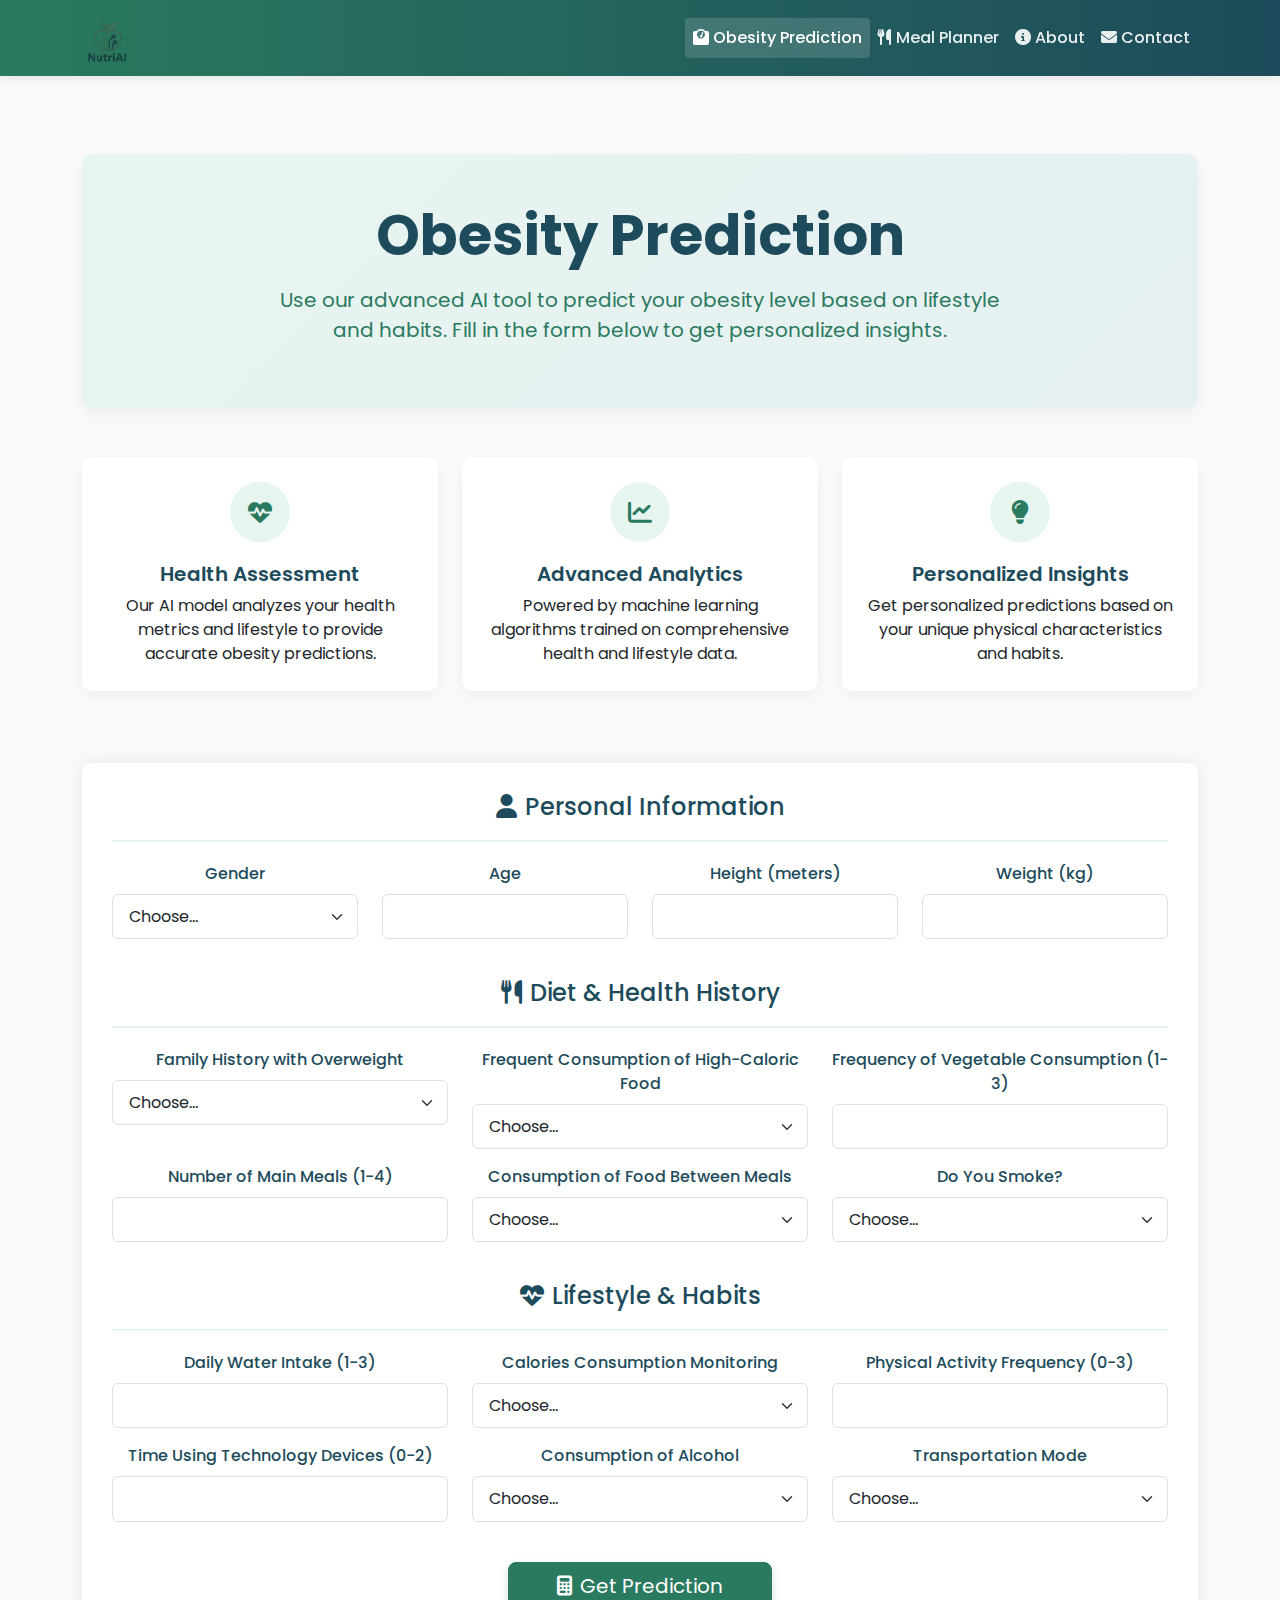
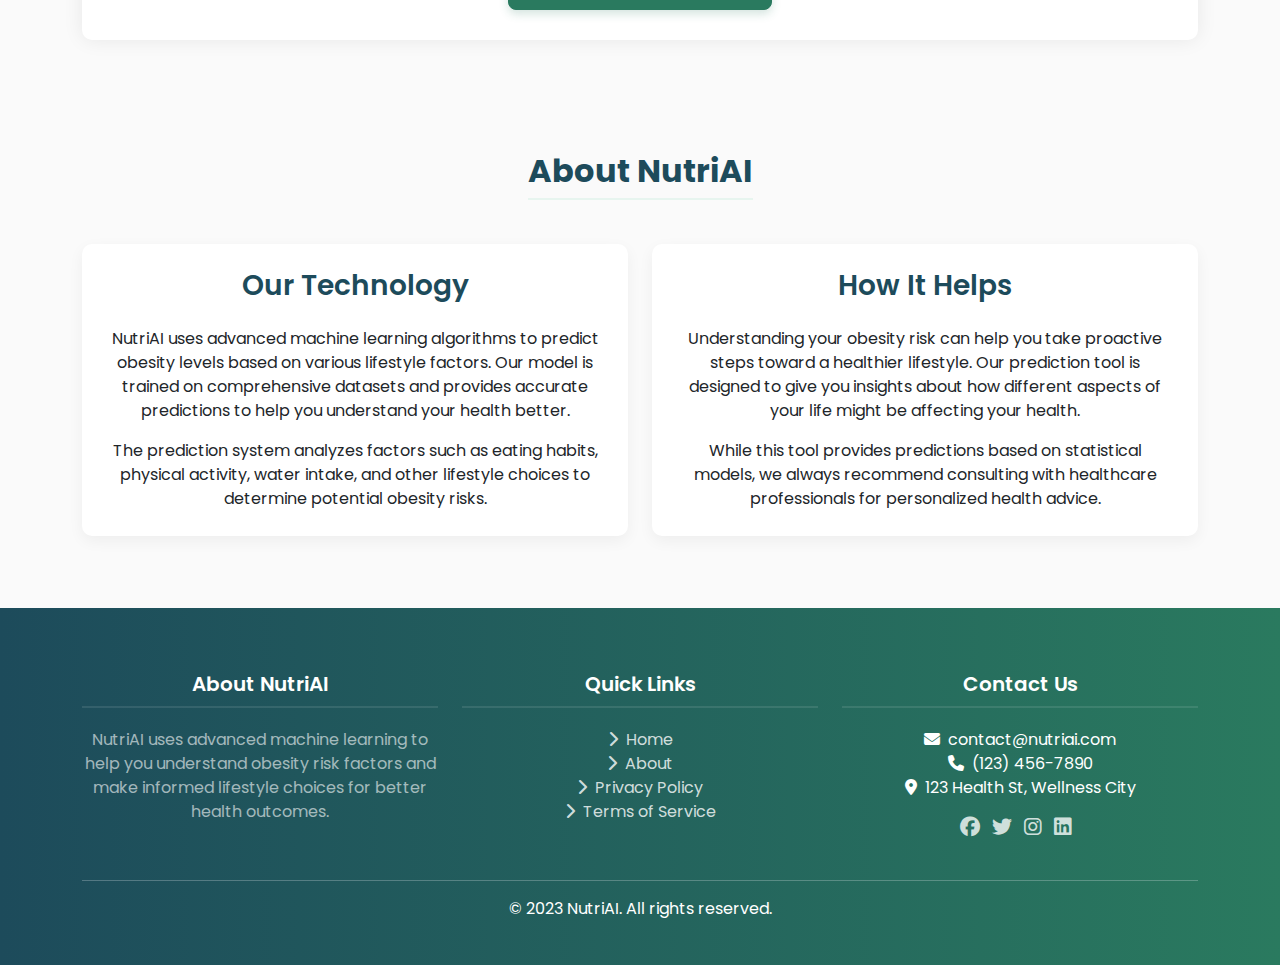
<file: diet/frontend/templates/index.html>
<!DOCTYPE html>
<html lang="en">
<head>
    <meta charset="UTF-8">
    <meta name="viewport" content="width=device-width, initial-scale=1.0">
    <title>NutriAI - Obesity Prediction Tool</title>
    <!-- Google Fonts - Poppins -->
    <link href="https://fonts.googleapis.com/css2?family=Poppins:wght@300;400;500;600;700&display=swap" rel="stylesheet">
    <!-- Bootstrap CSS -->
    <link href="https://cdn.jsdelivr.net/npm/bootstrap@5.3.0-alpha3/dist/css/bootstrap.min.css" rel="stylesheet">
    <!-- Font Awesome -->
    <link rel="stylesheet" href="https://cdnjs.cloudflare.com/ajax/libs/font-awesome/6.4.0/css/all.min.css">
    <!-- Custom CSS -->
    <link rel="stylesheet" href="../static/style.css">
</head>
<body>
    <!-- Navbar -->
    <nav class="navbar navbar-expand-lg navbar-dark fixed-top">
        <div class="container">
            <a class="navbar-brand" href="/">
                <img src="../static/nutri-logo.png" alt="NutriAI Logo" height="50" class="d-inline-block align-top">
            </a>
            <button class="navbar-toggler" type="button" data-bs-toggle="collapse" data-bs-target="#navbarNav" 
                    aria-controls="navbarNav" aria-expanded="false" aria-label="Toggle navigation">
                <span class="navbar-toggler-icon"></span>
            </button>
            <div class="collapse navbar-collapse" id="navbarNav">
                <ul class="navbar-nav ms-auto">
                    <li class="nav-item">
                        <a class="nav-link active" href="/"><i class="fas fa-weight-scale me-1"></i>Obesity Prediction</a>
                    </li>
                    <li class="nav-item">
                        <a class="nav-link" href="/meal-planner"><i class="fas fa-utensils me-1"></i>Meal Planner</a>
                    </li>
                    <li class="nav-item">
                        <a class="nav-link" href="#about"><i class="fas fa-info-circle me-1"></i>About</a>
                    </li>
                    <li class="nav-item">
                        <a class="nav-link" href="#contact"><i class="fas fa-envelope me-1"></i>Contact</a>
                    </li>
                </ul>
            </div>
        </div>
    </nav>

    <!-- Main Content -->
    <div class="container my-4">
        <!-- Header Section -->
        <div class="page-header text-center py-5 mb-5">
            <div class="row justify-content-center">
                <div class="col-md-8">
                    <h1 class="display-4 fw-bold mb-3">Obesity Prediction</h1>
                    <p class="lead">Use our advanced AI tool to predict your obesity level based on lifestyle and habits. Fill in the form below to get personalized insights.</p>
                </div>
            </div>
        </div>

        <!-- Information Cards -->
        <div class="row mb-5">
            <div class="col-md-4 mb-4">
                <div class="info-card card h-100">
                    <div class="card-body text-center">
                        <div class="info-card-icon mx-auto">
                            <i class="fas fa-heartbeat"></i>
                        </div>
                        <h5 class="card-title">Health Assessment</h5>
                        <p class="card-text">Our AI model analyzes your health metrics and lifestyle to provide accurate obesity predictions.</p>
                    </div>
                </div>
            </div>
            <div class="col-md-4 mb-4">
                <div class="info-card card h-100">
                    <div class="card-body text-center">
                        <div class="info-card-icon mx-auto">
                            <i class="fas fa-chart-line"></i>
                        </div>
                        <h5 class="card-title">Advanced Analytics</h5>
                        <p class="card-text">Powered by machine learning algorithms trained on comprehensive health and lifestyle data.</p>
                    </div>
                </div>
            </div>
            <div class="col-md-4 mb-4">
                <div class="info-card card h-100">
                    <div class="card-body text-center">
                        <div class="info-card-icon mx-auto">
                            <i class="fas fa-lightbulb"></i>
                        </div>
                        <h5 class="card-title">Personalized Insights</h5>
                        <p class="card-text">Get personalized predictions based on your unique physical characteristics and habits.</p>
                    </div>
                </div>
            </div>
        </div>

        <!-- Form Card -->
        <div class="form-section">
            <form id="predictionForm" class="needs-validation" novalidate>
                <!-- Personal Information -->
                <div class="section-title">
                    <h4><i class="fas fa-user me-2"></i>Personal Information</h4>
                </div>
                <div class="row mb-4">
                    <div class="col-md-3 mb-3">
                        <label for="gender" class="form-label">Gender</label>
                        <select class="form-select" id="gender" required>
                            <option value="">Choose...</option>
                            <option value="0">Male</option>
                            <option value="1">Female</option>
                        </select>
                        <div class="invalid-feedback">Please select your gender.</div>
                    </div>
                    <div class="col-md-3 mb-3">
                        <label for="age" class="form-label">Age</label>
                        <input type="number" class="form-control" id="age" min="1" required>
                        <div class="invalid-feedback">Please enter your age.</div>
                    </div>
                    <div class="col-md-3 mb-3">
                        <label for="height" class="form-label">Height (meters)</label>
                        <input type="number" step="0.01" class="form-control" id="height" min="0.5" max="2.5" required>
                        <div class="invalid-feedback">Please enter a valid height (0.5-2.5m).</div>
                    </div>
                    <div class="col-md-3 mb-3">
                        <label for="weight" class="form-label">Weight (kg)</label>
                        <input type="number" step="0.1" class="form-control" id="weight" min="20" required>
                        <div class="invalid-feedback">Please enter a valid weight.</div>
                    </div>
                </div>

                <!-- Diet & Health History -->
                <div class="section-title">
                    <h4><i class="fas fa-utensils me-2"></i>Diet & Health History</h4>
                </div>
                <div class="row mb-4">
                    <div class="col-md-4 mb-3">
                        <label for="family_history_with_overweight" class="form-label">Family History with Overweight</label>
                        <select class="form-select" id="family_history_with_overweight" required>
                            <option value="">Choose...</option>
                            <option value="0">No</option>
                            <option value="1">Yes</option>
                        </select>
                        <div class="invalid-feedback">Please make a selection.</div>
                    </div>
                    <div class="col-md-4 mb-3">
                        <label for="favc" class="form-label">Frequent Consumption of High-Caloric Food</label>
                        <select class="form-select" id="favc" required>
                            <option value="">Choose...</option>
                            <option value="0">No</option>
                            <option value="1">Yes</option>
                        </select>
                        <div class="invalid-feedback">Please make a selection.</div>
                    </div>
                    <div class="col-md-4 mb-3">
                        <label for="fcvc" class="form-label">Frequency of Vegetable Consumption (1-3)</label>
                        <input type="number" class="form-control" id="fcvc" min="1" max="3" required>
                        <div class="invalid-feedback">Please enter a value between 1-3.</div>
                    </div>
                    <div class="col-md-4 mb-3">
                        <label for="ncp" class="form-label">Number of Main Meals (1-4)</label>
                        <input type="number" class="form-control" id="ncp" min="1" max="4" required>
                        <div class="invalid-feedback">Please enter a value between 1-4.</div>
                    </div>
                    <div class="col-md-4 mb-3">
                        <label for="caec" class="form-label">Consumption of Food Between Meals</label>
                        <select class="form-select" id="caec" required>
                            <option value="">Choose...</option>
                            <option value="1">No</option>
                            <option value="2">Sometimes</option>
                            <option value="3">Frequently</option>
                            <option value="4">Always</option>
                        </select>
                        <div class="invalid-feedback">Please make a selection.</div>
                    </div>
                    <div class="col-md-4 mb-3">
                        <label for="smoke" class="form-label">Do You Smoke?</label>
                        <select class="form-select" id="smoke" required>
                            <option value="">Choose...</option>
                            <option value="0">No</option>
                            <option value="1">Yes</option>
                        </select>
                        <div class="invalid-feedback">Please make a selection.</div>
                    </div>
                </div>

                <!-- Lifestyle & Habits -->
                <div class="section-title">
                    <h4><i class="fas fa-heartbeat me-2"></i>Lifestyle & Habits</h4>
                </div>
                <div class="row mb-4">
                    <div class="col-md-4 mb-3">
                        <label for="ch2o" class="form-label">Daily Water Intake (1-3)</label>
                        <input type="number" class="form-control" id="ch2o" min="1" max="3" required>
                        <div class="invalid-feedback">Please enter a value between 1-3.</div>
                    </div>
                    <div class="col-md-4 mb-3">
                        <label for="scc" class="form-label">Calories Consumption Monitoring</label>
                        <select class="form-select" id="scc" required>
                            <option value="">Choose...</option>
                            <option value="0">No</option>
                            <option value="1">Yes</option>
                        </select>
                        <div class="invalid-feedback">Please make a selection.</div>
                    </div>
                    <div class="col-md-4 mb-3">
                        <label for="faf" class="form-label">Physical Activity Frequency (0-3)</label>
                        <input type="number" class="form-control" id="faf" min="0" max="3" required>
                        <div class="invalid-feedback">Please enter a value between 0-3.</div>
                    </div>
                    <div class="col-md-4 mb-3">
                        <label for="tue" class="form-label">Time Using Technology Devices (0-2)</label>
                        <input type="number" class="form-control" id="tue" min="0" max="2" required>
                        <div class="invalid-feedback">Please enter a value between 0-2.</div>
                    </div>
                    <div class="col-md-4 mb-3">
                        <label for="calc" class="form-label">Consumption of Alcohol</label>
                        <select class="form-select" id="calc" required>
                            <option value="">Choose...</option>
                            <option value="3">Always</option>
                            <option value="2">Frequently</option>
                            <option value="1">Sometimes</option>
                            <option value="0">No</option>
                        </select>
                        <div class="invalid-feedback">Please make a selection.</div>
                    </div>
                    <div class="col-md-4 mb-3">
                        <label for="mtrans" class="form-label">Transportation Mode</label>
                        <select class="form-select" id="mtrans" required>
                            <option value="">Choose...</option>
                            <option value="0">Automobile, Motorbike</option>
                            <option value="1">Public Transportation, Walking</option>
                        </select>
                        <div class="invalid-feedback">Please make a selection.</div>
                    </div>
                </div>

                <div class="text-center mt-4">
                    <button type="submit" class="btn btn-primary btn-lg px-5">
                        <i class="fas fa-calculator me-2"></i>Get Prediction
                    </button>
                </div>
            </form>
        </div>

        <!-- Results Section -->
        <div id="result" class="result-container text-center" style="display: none;">
            <div class="spinner-border text-primary mb-3" role="status" id="loadingSpinner">
                <span class="visually-hidden">Loading...</span>
            </div>
            <div id="resultContent"></div>
        </div>
    </div>

    <!-- About Section -->
    <div class="container my-5" id="about">
        <div class="row">
            <div class="col-12 text-center mb-4">
                <h2 class="fw-bold section-title d-inline-block pb-2">About NutriAI</h2>
            </div>
            <div class="col-md-6 mb-4">
                <div class="card info-card h-100">
                    <div class="card-body">
                        <h3 class="card-title mb-4">Our Technology</h3>
                        <p class="card-text">
                            NutriAI uses advanced machine learning algorithms to predict obesity levels based on various lifestyle factors. 
                            Our model is trained on comprehensive datasets and provides accurate predictions to help you understand your health better.
                        </p>
                        <p class="card-text">
                            The prediction system analyzes factors such as eating habits, physical activity, water intake, and other lifestyle choices
                            to determine potential obesity risks.
                        </p>
                    </div>
                </div>
            </div>
            <div class="col-md-6 mb-4">
                <div class="card info-card h-100">
                    <div class="card-body">
                        <h3 class="card-title mb-4">How It Helps</h3>
                        <p class="card-text">
                            Understanding your obesity risk can help you take proactive steps toward a healthier lifestyle. 
                            Our prediction tool is designed to give you insights about how different aspects of your life might be 
                            affecting your health.
                        </p>
                        <p class="card-text">
                            While this tool provides predictions based on statistical models, we always recommend consulting with healthcare 
                            professionals for personalized health advice.
                        </p>
                    </div>
                </div>
            </div>
        </div>
    </div>

    <!-- Footer -->
    <footer id="contact">
        <div class="container py-4">
            <div class="row">
                <div class="col-md-4 mb-4 mb-md-0">
                    <h5>About NutriAI</h5>
                    <p class="text-muted">NutriAI uses advanced machine learning to help you understand obesity risk factors and make informed lifestyle choices for better health outcomes.</p>
                </div>
                <div class="col-md-4 mb-4 mb-md-0">
                    <h5>Quick Links</h5>
                    <ul class="list-unstyled">
                        <li><a href="#"><i class="fas fa-chevron-right me-2"></i>Home</a></li>
                        <li><a href="#about"><i class="fas fa-chevron-right me-2"></i>About</a></li>
                        <li><a href="#"><i class="fas fa-chevron-right me-2"></i>Privacy Policy</a></li>
                        <li><a href="#"><i class="fas fa-chevron-right me-2"></i>Terms of Service</a></li>
                    </ul>
                </div>
                <div class="col-md-4">
                    <h5>Contact Us</h5>
                    <ul class="list-unstyled">
                        <li><i class="fas fa-envelope me-2"></i>contact@nutriai.com</li>
                        <li><i class="fas fa-phone me-2"></i>(123) 456-7890</li>
                        <li><i class="fas fa-map-marker-alt me-2"></i>123 Health St, Wellness City</li>
                        <li class="mt-3">
                            <a href="#" class="me-2"><i class="fab fa-facebook fa-lg"></i></a>
                            <a href="#" class="me-2"><i class="fab fa-twitter fa-lg"></i></a>
                            <a href="#" class="me-2"><i class="fab fa-instagram fa-lg"></i></a>
                            <a href="#" class="me-2"><i class="fab fa-linkedin fa-lg"></i></a>
                        </li>
                    </ul>
                </div>
            </div>
            <hr class="mt-4 border-light opacity-25">
            <div class="text-center">
                <p class="mb-0">&copy; 2023 NutriAI. All rights reserved.</p>
            </div>
        </div>
    </footer>

    <!-- Bootstrap JavaScript -->
    <script src="https://cdn.jsdelivr.net/npm/bootstrap@5.3.0-alpha3/dist/js/bootstrap.bundle.min.js"></script>
    <!-- Form Scripts -->
    <script>
        // Form validation
        (() => {
            'use strict'
            const forms = document.querySelectorAll('.needs-validation')
            Array.from(forms).forEach(form => {
                form.addEventListener('submit', event => {
                    if (!form.checkValidity()) {
                        event.preventDefault()
                        event.stopPropagation()
                    }
                    form.classList.add('was-validated')
                }, false)
            })
        })()

        // Handle form submission
        document.getElementById('predictionForm').addEventListener('submit', async function(event) {
            event.preventDefault();
            
            // Show loading state
            const resultDiv = document.getElementById('result');
            resultDiv.style.display = 'block';
            document.getElementById('loadingSpinner').style.display = 'inline-block';
            document.getElementById('resultContent').innerHTML = '';

            // Scroll to results
            resultDiv.scrollIntoView({ behavior: 'smooth' });

            // Calculate BMI properly
            const height = parseFloat(document.getElementById('height').value);
            const weight = parseFloat(document.getElementById('weight').value);
            const bmi = weight / (height * height);

            // Create form data exactly matching the DataFrame columns and order from the model training
            const formData = {
                // Ensure data is in the same order as the original training dataframe
                Gender: parseInt(document.getElementById('gender').value),
                Age: parseFloat(document.getElementById('age').value),
                Height: parseFloat(document.getElementById('height').value),
                Weight: parseFloat(document.getElementById('weight').value),
                family_history_with_overweight: parseInt(document.getElementById('family_history_with_overweight').value),
                FAVC: parseInt(document.getElementById('favc').value),
                FCVC: parseFloat(document.getElementById('fcvc').value),
                NCP: parseFloat(document.getElementById('ncp').value),
                CAEC: parseInt(document.getElementById('caec').value),
                SMOKE: parseInt(document.getElementById('smoke').value),
                CH2O: parseFloat(document.getElementById('ch2o').value),
                SCC: parseInt(document.getElementById('scc').value),
                FAF: parseFloat(document.getElementById('faf').value),
                TUE: parseFloat(document.getElementById('tue').value),
                CALC: parseInt(document.getElementById('calc').value),
                MTRANS: parseInt(document.getElementById('mtrans').value),
                BMI: bmi
            };

            console.log('Form Data:', formData); // Log form data for debugging

            try {
                const response = await fetch('/predict', {
                    method: 'POST',
                    headers: {
                        'Content-Type': 'application/json'
                    },
                    body: JSON.stringify(formData)
                });

                // Hide loading spinner
                document.getElementById('loadingSpinner').style.display = 'none';

                if (!response.ok) {
                    const errorData = await response.json();
                    console.error('Error Response:', errorData);
                    document.getElementById('resultContent').innerHTML = `
                        <div class="alert alert-danger fade-in" role="alert">
                            <h4 class="alert-heading"><i class="fas fa-exclamation-triangle me-2"></i>Error</h4>
                            <p>${errorData.error}</p>
                        </div>`;
                    return;
                }

                const result = await response.json();
                
                // Get description based on prediction
                const descriptions = {
                    "Insufficient_Weight": "Your BMI and lifestyle factors indicate you may be underweight. Consider consulting with a nutritionist for a balanced diet plan.",
                    "Normal_Weight": "You have a healthy weight according to your BMI and lifestyle factors. Keep maintaining your healthy habits!",
                    "Overweight_Level_I": "You show some signs of being slightly overweight. Consider increasing physical activity and watching your diet.",
                    "Overweight_Level_II": "You're showing moderate signs of being overweight. Increasing exercise and improving dietary habits is recommended.",
                    "Obesity_Type_I": "Your profile indicates mild obesity. A structured diet and regular exercise plan would be beneficial.",
                    "Obesity_Type_II": "Your profile indicates moderate obesity. Consider consulting with healthcare providers for a weight management plan.",
                    "Obesity_Type_III": "Your profile indicates severe obesity. We strongly recommend consulting with healthcare professionals for a comprehensive plan."
                };
                
                const description = descriptions[result.prediction] || "Based on your inputs, we recommend consulting with a healthcare professional for personalized advice.";
                
                document.getElementById('resultContent').innerHTML = `
                    <div class="alert alert-success fade-in" role="alert">
                        <h4 class="alert-heading"><i class="fas fa-check-circle me-2"></i>Result</h4>
                        <p class="display-6 mt-3">Predicted Obesity Level:</p>
                        <p class="display-5 fw-bold mb-4">${result.prediction.replace(/_/g, ' ')}</p>
                        <hr>
                        <div class="row">
                            <div class="col-md-6">
                                <div class="card mb-3 border-0 bg-transparent">
                                    <div class="card-body">
                                        <h5 class="text-start">Your BMI: ${bmi.toFixed(2)}</h5>
                                        <div class="progress mt-2">
                                            <div class="progress-bar bg-${getBMIColorClass(bmi)}" role="progressbar" 
                                                style="width: ${Math.min(bmi, 40) * 2.5}%" 
                                                aria-valuenow="${bmi}" aria-valuemin="0" aria-valuemax="40">
                                            </div>
                                        </div>
                                        <div class="d-flex justify-content-between mt-1">
                                            <small>Underweight</small>
                                            <small>Normal</small>
                                            <small>Overweight</small>
                                            <small>Obese</small>
                                        </div>
                                    </div>
                                </div>
                            </div>
                            <div class="col-md-6 text-start">
                                <p class="mb-0"><strong>Recommendation:</strong> ${description}</p>
                            </div>
                        </div>
                    </div>`;
            } catch (error) {
                document.getElementById('loadingSpinner').style.display = 'none';
                document.getElementById('resultContent').innerHTML = `
                    <div class="alert alert-danger fade-in" role="alert">
                        <h4 class="alert-heading"><i class="fas fa-exclamation-triangle me-2"></i>Error</h4>
                        <p>${error.message}</p>
                    </div>`;
            }
        });
        
        // Helper function to determine BMI color class
        function getBMIColorClass(bmi) {
            if (bmi < 18.5) return "info";
            if (bmi < 25) return "success";
            if (bmi < 30) return "warning";
            return "danger";
        }
    </script>
</body>
</html>
</file>
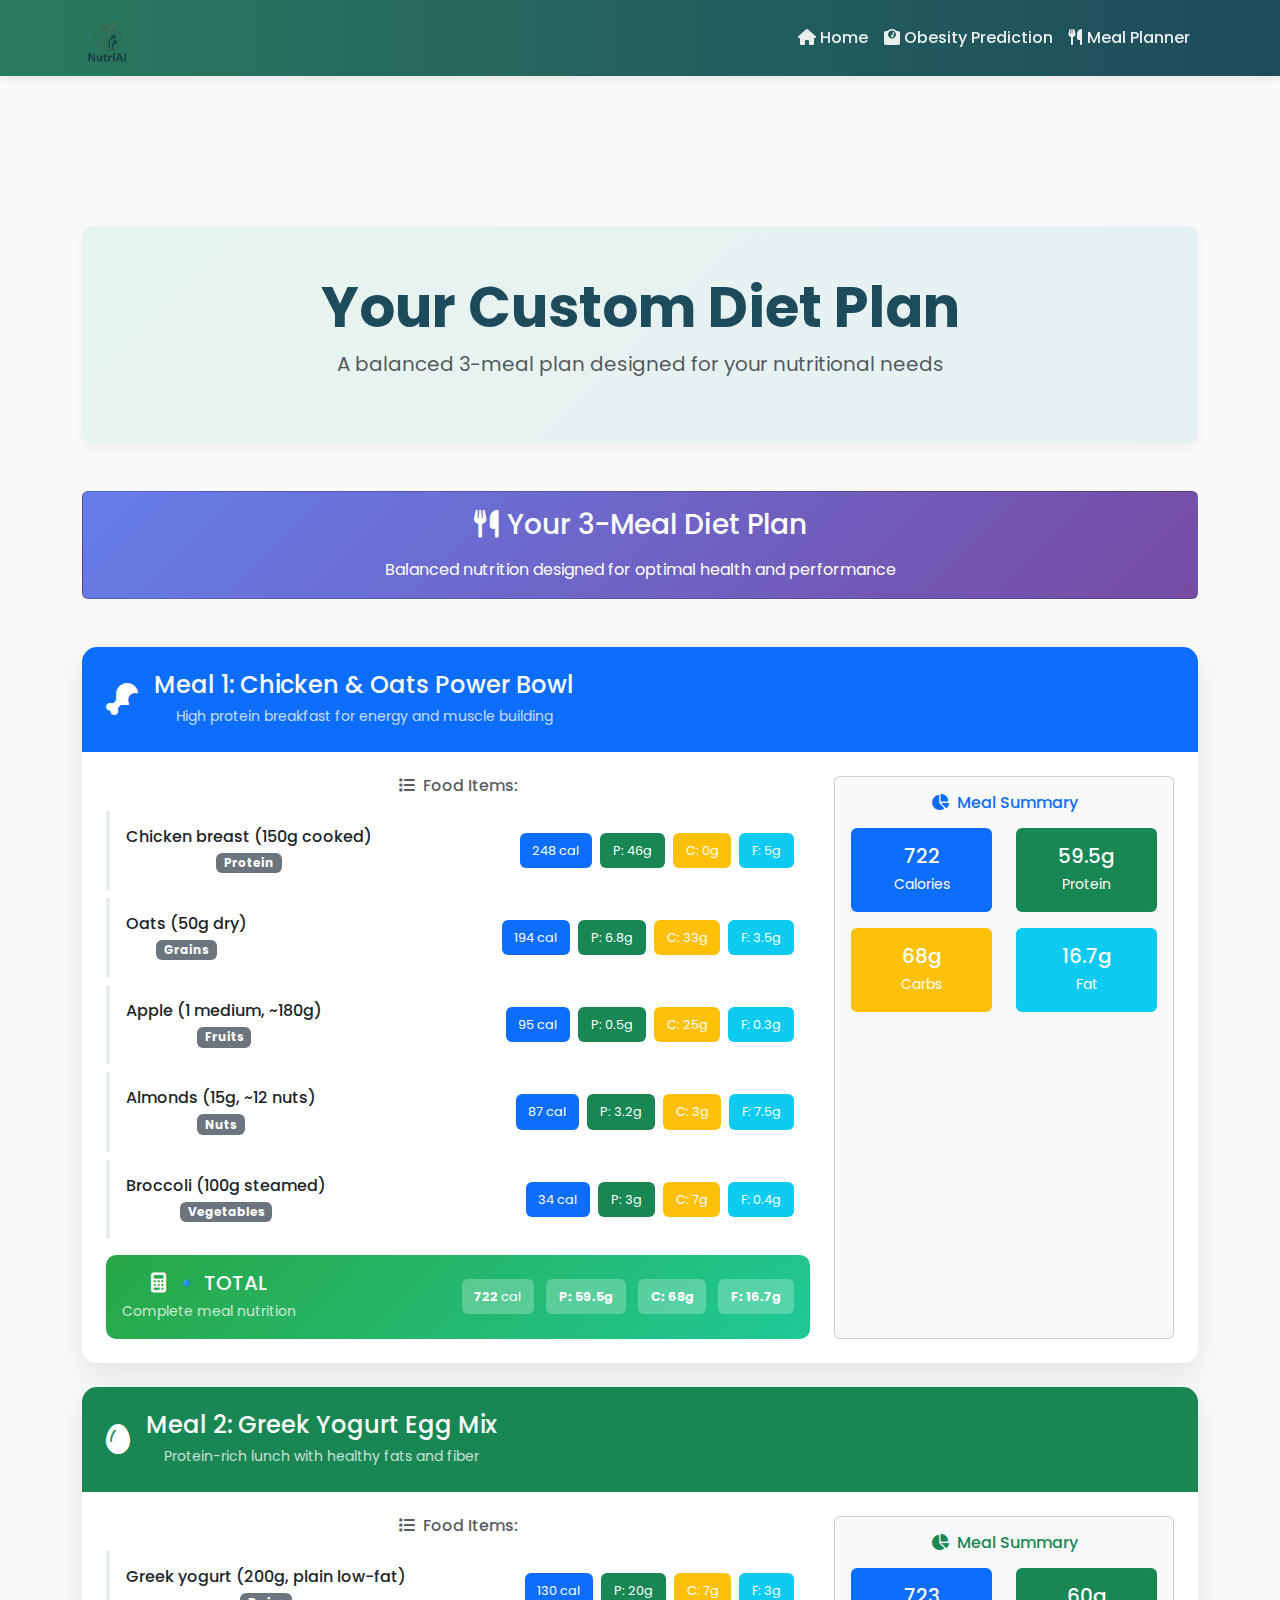
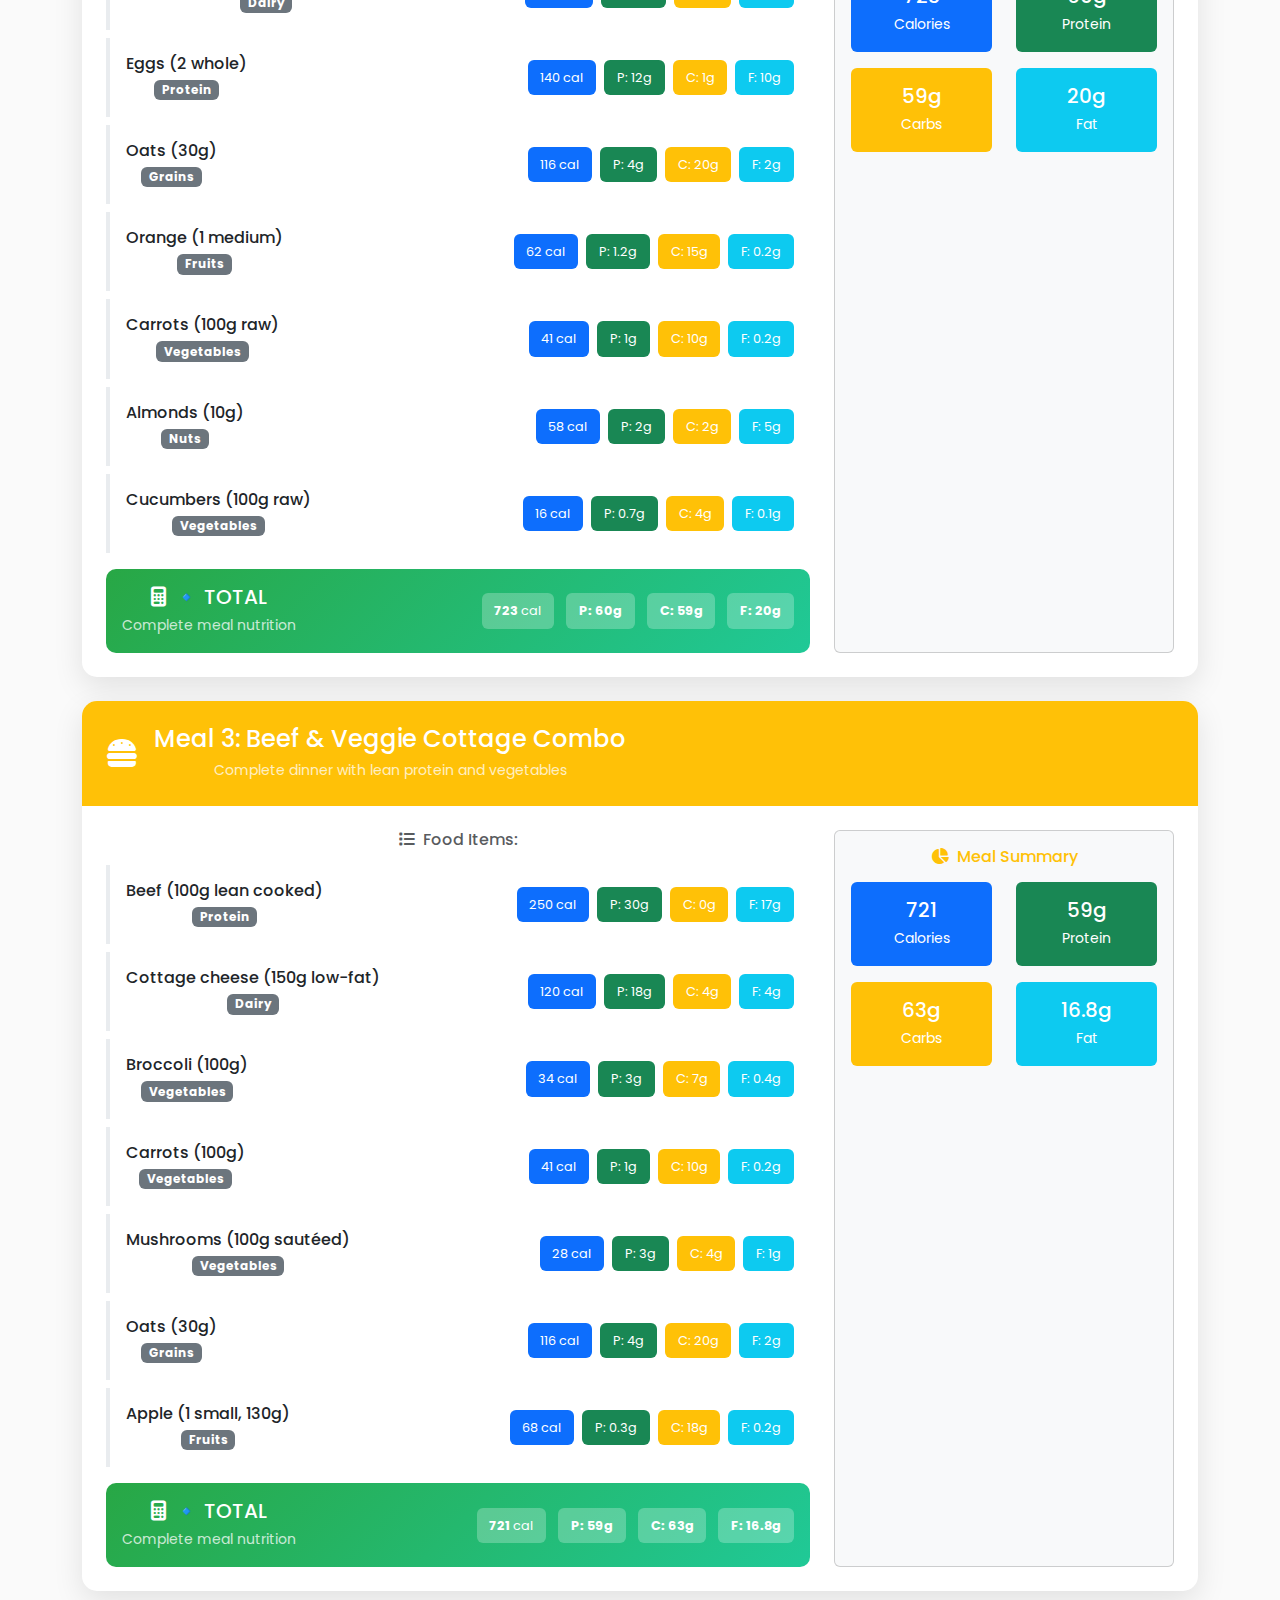
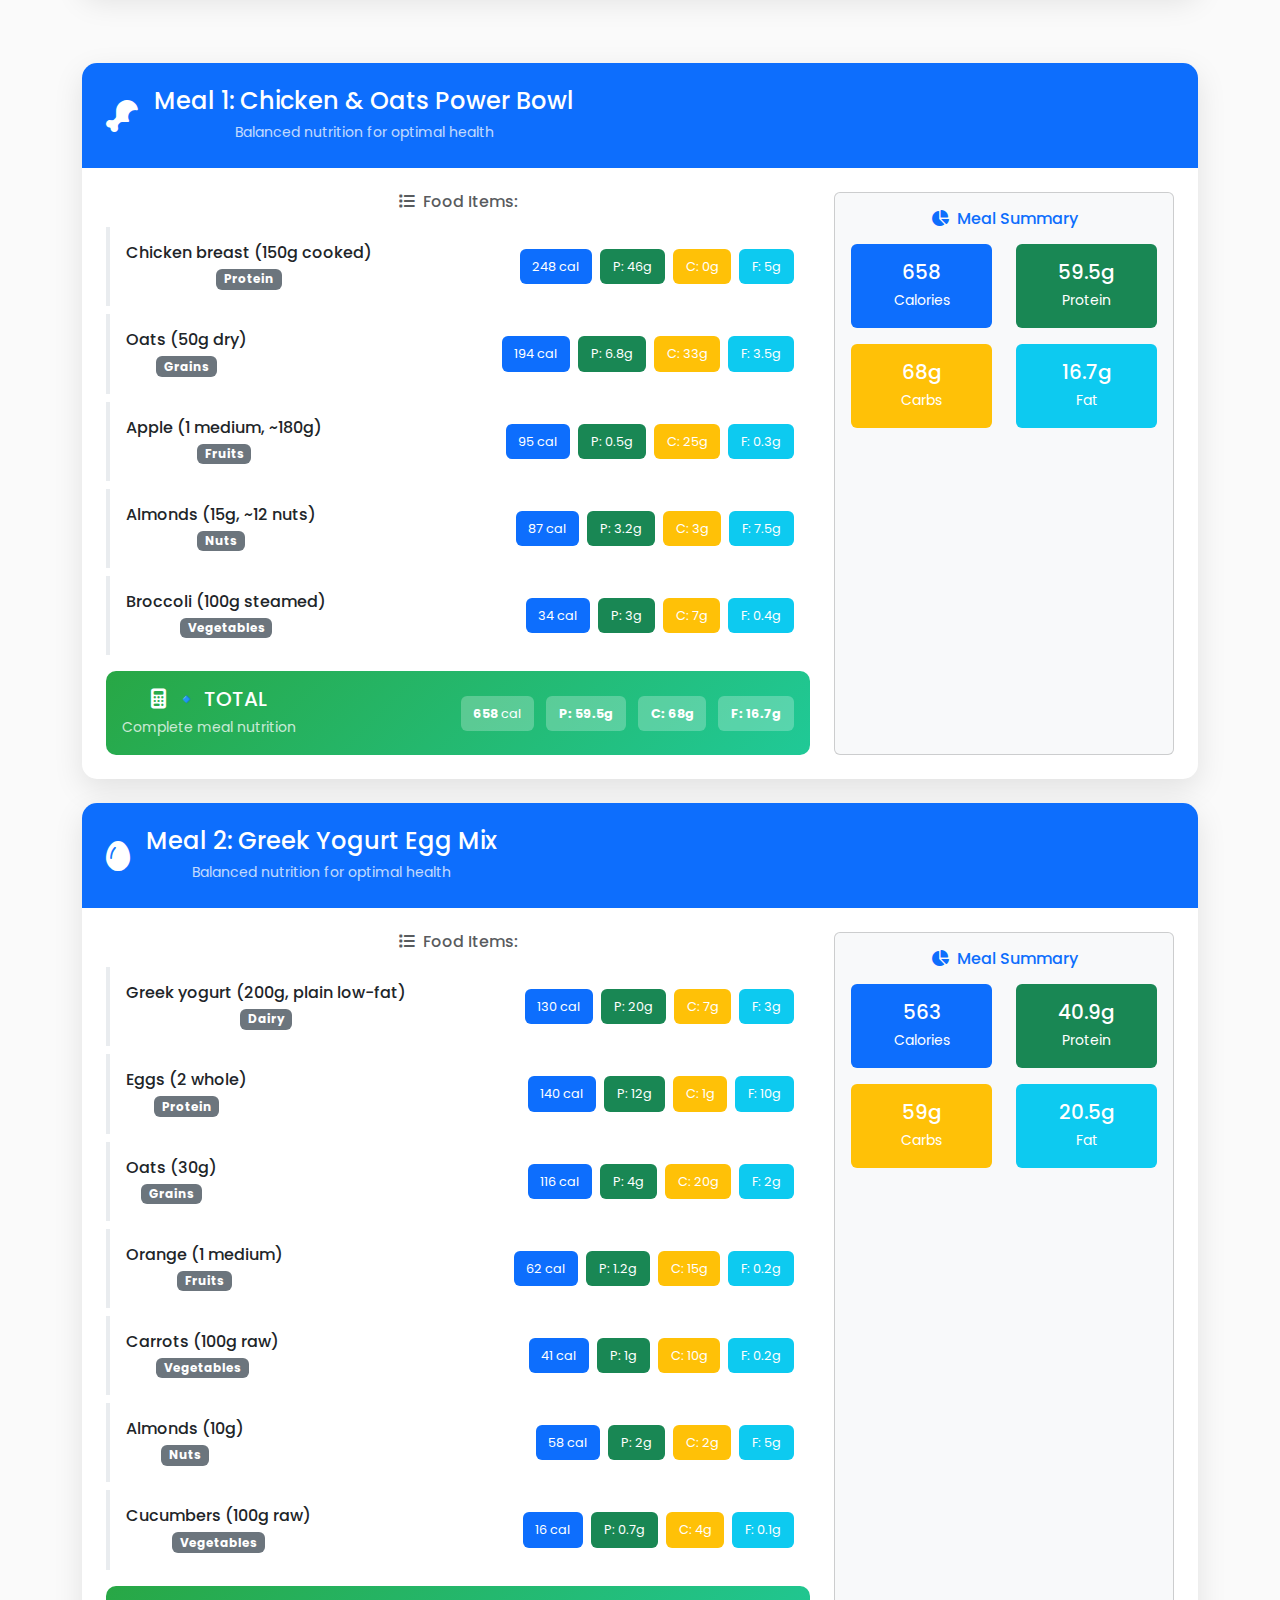
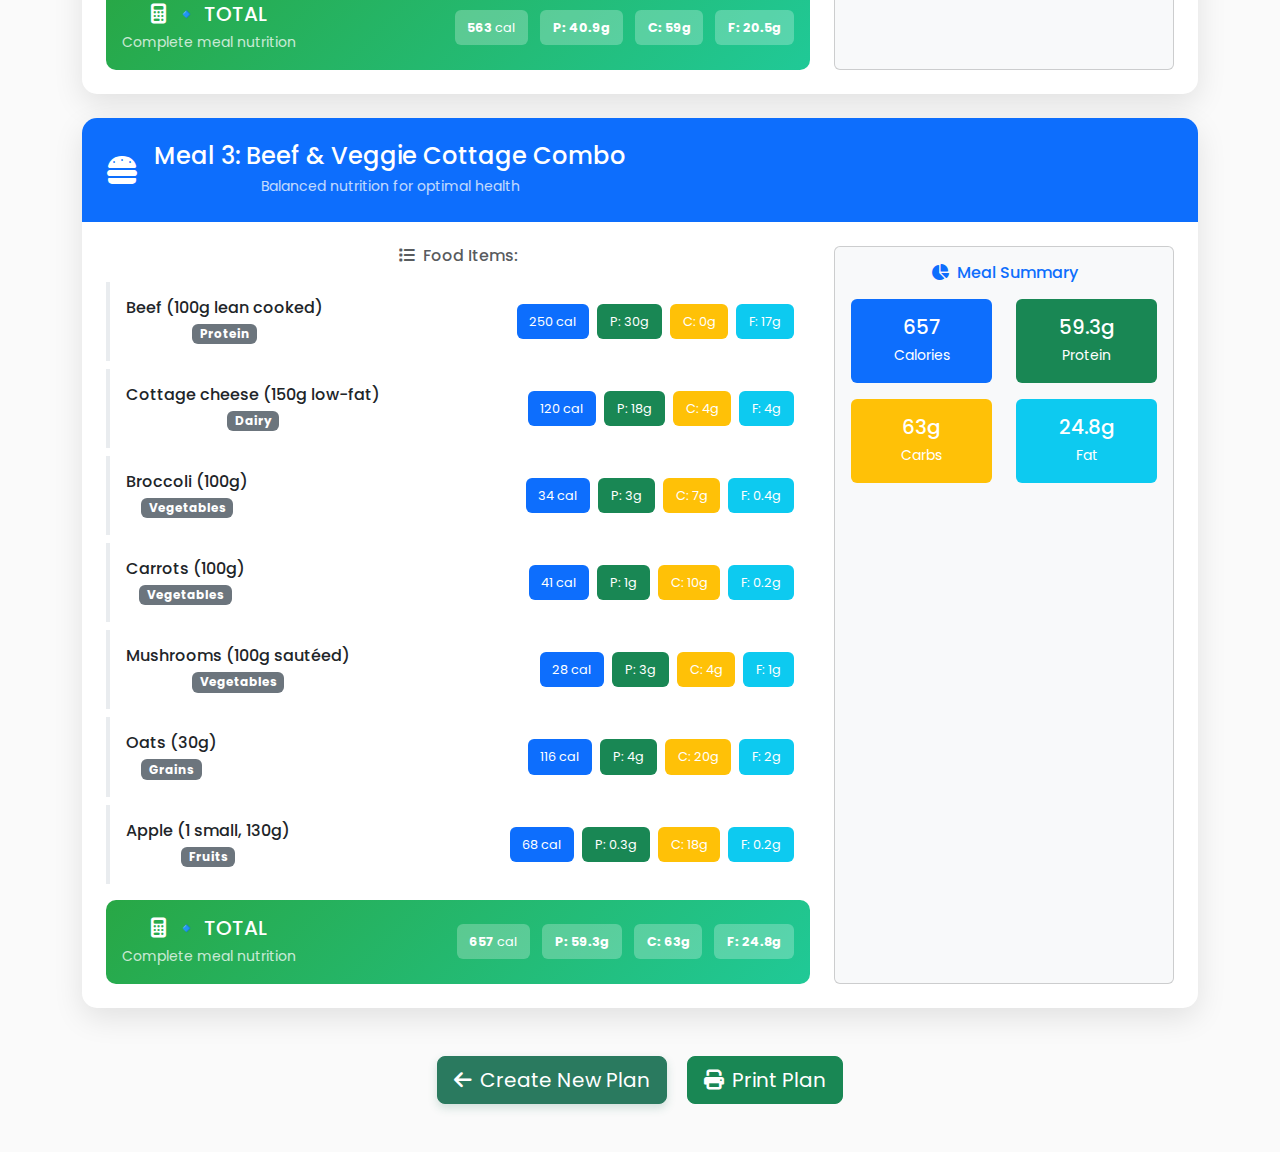
<file: diet/frontend/templates/meal_plan_result.html>
<!DOCTYPE html>
<html lang="en">
<head>
    <meta charset="UTF-8">
    <meta name="viewport" content="width=device-width, initial-scale=1.0">
    <title>Your Custom Diet Plan - NutriAI</title>
    <!-- Google Fonts - Poppins -->
    <link href="https://fonts.googleapis.com/css2?family=Poppins:wght@300;400;500;600;700&display=swap" rel="stylesheet">
    <!-- Bootstrap CSS -->
    <link href="https://cdn.jsdelivr.net/npm/bootstrap@5.3.0-alpha3/dist/css/bootstrap.min.css" rel="stylesheet">
    <!-- Font Awesome -->
    <link rel="stylesheet" href="https://cdnjs.cloudflare.com/ajax/libs/font-awesome/6.4.0/css/all.min.css">
    <!-- Custom CSS -->
    <link rel="stylesheet" href="../static/style.css">
    <style>
        .bg-gradient-primary {
            background: linear-gradient(135deg, #667eea 0%, #764ba2 100%);
        }
        .meal-card {
            border: none;
            border-radius: 15px;
            box-shadow: 0 10px 30px rgba(0,0,0,0.1);
            transition: transform 0.3s ease;
        }
        .meal-card:hover {
            transform: translateY(-5px);
        }
        .meal-header {
            border-radius: 15px 15px 0 0 !important;
            padding: 1.5rem;
        }
        .nutrition-badge {
            font-size: 0.8rem;
            padding: 0.5rem 0.8rem;
        }
        .food-item {
            border-left: 4px solid #e9ecef;
            transition: all 0.3s ease;
        }
        .food-item:hover {
            border-left-color: #007bff;
            background-color: #f8f9fa;
        }
        .total-row {
            background: linear-gradient(135deg, #28a745 0%, #20c997 100%);
            color: white;
            border-radius: 10px;
            margin-top: 1rem;
        }
        @media print {
            .no-print { display: none !important; }
            .meal-card { box-shadow: none !important; }
        }
    </style>
</head>
<body>
    <!-- Navbar -->
    <nav class="navbar navbar-expand-lg navbar-dark fixed-top no-print">
        <div class="container">
            <a class="navbar-brand" href="/">
                <img src="../static/nutri-logo.png" alt="NutriAI Logo" height="50" class="d-inline-block align-top">
            </a>
            <button class="navbar-toggler" type="button" data-bs-toggle="collapse" data-bs-target="#navbarNav" 
                    aria-controls="navbarNav" aria-expanded="false" aria-label="Toggle navigation">
                <span class="navbar-toggler-icon"></span>
            </button>
            <div class="collapse navbar-collapse" id="navbarNav">
                <ul class="navbar-nav ms-auto">
                    <li class="nav-item">
                        <a class="nav-link" href="/"><i class="fas fa-home me-1"></i>Home</a>
                    </li>
                    <li class="nav-item">
                        <a class="nav-link" href="/obesity-prediction"><i class="fas fa-weight-scale me-1"></i>Obesity Prediction</a>
                    </li>
                    <li class="nav-item">
                        <a class="nav-link" href="/meal-planner"><i class="fas fa-utensils me-1"></i>Meal Planner</a>
                    </li>
                </ul>
            </div>
        </div>
    </nav>

    <!-- Main Content -->
    <div class="container my-5 pt-5">
        <div class="page-header text-center py-5 mb-5">
            <h1 class="display-4 fw-bold">Your Custom Diet Plan</h1>
            <p class="lead text-muted">A balanced 3-meal plan designed for your nutritional needs</p>
        </div>

        <!-- Daily Summary -->
        <div class="row mb-5">
            <div class="col-12">
                <div class="card bg-gradient-primary text-white">
                    <div class="card-body text-center">
                        <h3 class="card-title mb-3"><i class="fas fa-utensils me-2"></i>Your 3-Meal Diet Plan</h3>
                        <p class="mb-0">Balanced nutrition designed for optimal health and performance</p>
                    </div>
                </div>
            </div>
        </div>

        <!-- Direct Meal Display -->
        <div class="row mb-5">
            <!-- Meal 1: Chicken & Oats Power Bowl -->
            <div class="col-12 mb-4">
                <div class="meal-card card">
                    <div class="meal-header bg-primary text-white">
                        <div class="d-flex align-items-center">
                            <i class="fas fa-drumstick-bite fa-2x me-3"></i>
                            <div>
                                <h4 class="mb-1">Meal 1: Chicken & Oats Power Bowl</h4>
                                <small class="opacity-75">High protein breakfast for energy and muscle building</small>
                            </div>
                        </div>
                    </div>
                    <div class="card-body p-4">
                        <div class="row">
                            <div class="col-lg-8">
                                <h6 class="text-muted mb-3"><i class="fas fa-list me-2"></i>Food Items:</h6>
                                <div class="food-items">
                                    <div class="food-item p-3 mb-2">
                                        <div class="d-flex justify-content-between align-items-center">
                                            <div>
                                                <h6 class="mb-1">Chicken breast (150g cooked)</h6>
                                                <span class="badge bg-secondary">Protein</span>
                                            </div>
                                            <div class="text-end">
                                                <div class="nutrition-badge bg-primary text-white rounded me-1 d-inline-block">248 cal</div>
                                                <div class="nutrition-badge bg-success text-white rounded me-1 d-inline-block">P: 46g</div>
                                                <div class="nutrition-badge bg-warning text-white rounded me-1 d-inline-block">C: 0g</div>
                                                <div class="nutrition-badge bg-info text-white rounded d-inline-block">F: 5g</div>
                                            </div>
                                        </div>
                                    </div>
                                    <div class="food-item p-3 mb-2">
                                        <div class="d-flex justify-content-between align-items-center">
                                            <div>
                                                <h6 class="mb-1">Oats (50g dry)</h6>
                                                <span class="badge bg-secondary">Grains</span>
                                            </div>
                                            <div class="text-end">
                                                <div class="nutrition-badge bg-primary text-white rounded me-1 d-inline-block">194 cal</div>
                                                <div class="nutrition-badge bg-success text-white rounded me-1 d-inline-block">P: 6.8g</div>
                                                <div class="nutrition-badge bg-warning text-white rounded me-1 d-inline-block">C: 33g</div>
                                                <div class="nutrition-badge bg-info text-white rounded d-inline-block">F: 3.5g</div>
                                            </div>
                                        </div>
                                    </div>
                                    <div class="food-item p-3 mb-2">
                                        <div class="d-flex justify-content-between align-items-center">
                                            <div>
                                                <h6 class="mb-1">Apple (1 medium, ~180g)</h6>
                                                <span class="badge bg-secondary">Fruits</span>
                                            </div>
                                            <div class="text-end">
                                                <div class="nutrition-badge bg-primary text-white rounded me-1 d-inline-block">95 cal</div>
                                                <div class="nutrition-badge bg-success text-white rounded me-1 d-inline-block">P: 0.5g</div>
                                                <div class="nutrition-badge bg-warning text-white rounded me-1 d-inline-block">C: 25g</div>
                                                <div class="nutrition-badge bg-info text-white rounded d-inline-block">F: 0.3g</div>
                                            </div>
                                        </div>
                                    </div>
                                    <div class="food-item p-3 mb-2">
                                        <div class="d-flex justify-content-between align-items-center">
                                            <div>
                                                <h6 class="mb-1">Almonds (15g, ~12 nuts)</h6>
                                                <span class="badge bg-secondary">Nuts</span>
                                            </div>
                                            <div class="text-end">
                                                <div class="nutrition-badge bg-primary text-white rounded me-1 d-inline-block">87 cal</div>
                                                <div class="nutrition-badge bg-success text-white rounded me-1 d-inline-block">P: 3.2g</div>
                                                <div class="nutrition-badge bg-warning text-white rounded me-1 d-inline-block">C: 3g</div>
                                                <div class="nutrition-badge bg-info text-white rounded d-inline-block">F: 7.5g</div>
                                            </div>
                                        </div>
                                    </div>
                                    <div class="food-item p-3 mb-2">
                                        <div class="d-flex justify-content-between align-items-center">
                                            <div>
                                                <h6 class="mb-1">Broccoli (100g steamed)</h6>
                                                <span class="badge bg-secondary">Vegetables</span>
                                            </div>
                                            <div class="text-end">
                                                <div class="nutrition-badge bg-primary text-white rounded me-1 d-inline-block">34 cal</div>
                                                <div class="nutrition-badge bg-success text-white rounded me-1 d-inline-block">P: 3g</div>
                                                <div class="nutrition-badge bg-warning text-white rounded me-1 d-inline-block">C: 7g</div>
                                                <div class="nutrition-badge bg-info text-white rounded d-inline-block">F: 0.4g</div>
                                            </div>
                                        </div>
                                    </div>
                                    <div class="total-row p-3">
                                        <div class="d-flex justify-content-between align-items-center">
                                            <div>
                                                <h5 class="mb-1"><i class="fas fa-calculator me-2"></i>🔹 TOTAL</h5>
                                                <small class="opacity-75">Complete meal nutrition</small>
                                            </div>
                                            <div class="text-end">
                                                <div class="nutrition-badge bg-white bg-opacity-25 rounded me-2 d-inline-block">
                                                    <strong>722</strong> cal
                                                </div>
                                                <div class="nutrition-badge bg-white bg-opacity-25 rounded me-2 d-inline-block">
                                                    <strong>P: 59.5g</strong>
                                                </div>
                                                <div class="nutrition-badge bg-white bg-opacity-25 rounded me-2 d-inline-block">
                                                    <strong>C: 68g</strong>
                                                </div>
                                                <div class="nutrition-badge bg-white bg-opacity-25 rounded d-inline-block">
                                                    <strong>F: 16.7g</strong>
                                                </div>
                                            </div>
                                        </div>
                                    </div>
                                </div>
                            </div>
                            <div class="col-lg-4">
                                <div class="card bg-light h-100">
                                    <div class="card-body text-center">
                                        <h6 class="card-title text-primary mb-3"><i class="fas fa-chart-pie me-2"></i>Meal Summary</h6>
                                        <div class="row text-center">
                                            <div class="col-6 mb-3">
                                                <div class="bg-primary text-white rounded p-3">
                                                    <h5 class="mb-1">722</h5>
                                                    <small>Calories</small>
                                                </div>
                                            </div>
                                            <div class="col-6 mb-3">
                                                <div class="bg-success text-white rounded p-3">
                                                    <h5 class="mb-1">59.5g</h5>
                                                    <small>Protein</small>
                                                </div>
                                            </div>
                                            <div class="col-6 mb-3">
                                                <div class="bg-warning text-white rounded p-3">
                                                    <h5 class="mb-1">68g</h5>
                                                    <small>Carbs</small>
                                                </div>
                                            </div>
                                            <div class="col-6 mb-3">
                                                <div class="bg-info text-white rounded p-3">
                                                    <h5 class="mb-1">16.7g</h5>
                                                    <small>Fat</small>
                                                </div>
                                            </div>
                                        </div>
                                    </div>
                                </div>
                            </div>
                        </div>
                    </div>
                </div>
            </div>

            <!-- Meal 2: Greek Yogurt Egg Mix -->
            <div class="col-12 mb-4">
                <div class="meal-card card">
                    <div class="meal-header bg-success text-white">
                        <div class="d-flex align-items-center">
                            <i class="fas fa-egg fa-2x me-3"></i>
                            <div>
                                <h4 class="mb-1">Meal 2: Greek Yogurt Egg Mix</h4>
                                <small class="opacity-75">Protein-rich lunch with healthy fats and fiber</small>
                            </div>
                        </div>
                    </div>
                    <div class="card-body p-4">
                        <div class="row">
                            <div class="col-lg-8">
                                <h6 class="text-muted mb-3"><i class="fas fa-list me-2"></i>Food Items:</h6>
                                <div class="food-items">
                                    <div class="food-item p-3 mb-2">
                                        <div class="d-flex justify-content-between align-items-center">
                                            <div>
                                                <h6 class="mb-1">Greek yogurt (200g, plain low-fat)</h6>
                                                <span class="badge bg-secondary">Dairy</span>
                                            </div>
                                            <div class="text-end">
                                                <div class="nutrition-badge bg-primary text-white rounded me-1 d-inline-block">130 cal</div>
                                                <div class="nutrition-badge bg-success text-white rounded me-1 d-inline-block">P: 20g</div>
                                                <div class="nutrition-badge bg-warning text-white rounded me-1 d-inline-block">C: 7g</div>
                                                <div class="nutrition-badge bg-info text-white rounded d-inline-block">F: 3g</div>
                                            </div>
                                        </div>
                                    </div>
                                    <div class="food-item p-3 mb-2">
                                        <div class="d-flex justify-content-between align-items-center">
                                            <div>
                                                <h6 class="mb-1">Eggs (2 whole)</h6>
                                                <span class="badge bg-secondary">Protein</span>
                                            </div>
                                            <div class="text-end">
                                                <div class="nutrition-badge bg-primary text-white rounded me-1 d-inline-block">140 cal</div>
                                                <div class="nutrition-badge bg-success text-white rounded me-1 d-inline-block">P: 12g</div>
                                                <div class="nutrition-badge bg-warning text-white rounded me-1 d-inline-block">C: 1g</div>
                                                <div class="nutrition-badge bg-info text-white rounded d-inline-block">F: 10g</div>
                                            </div>
                                        </div>
                                    </div>
                                    <div class="food-item p-3 mb-2">
                                        <div class="d-flex justify-content-between align-items-center">
                                            <div>
                                                <h6 class="mb-1">Oats (30g)</h6>
                                                <span class="badge bg-secondary">Grains</span>
                                            </div>
                                            <div class="text-end">
                                                <div class="nutrition-badge bg-primary text-white rounded me-1 d-inline-block">116 cal</div>
                                                <div class="nutrition-badge bg-success text-white rounded me-1 d-inline-block">P: 4g</div>
                                                <div class="nutrition-badge bg-warning text-white rounded me-1 d-inline-block">C: 20g</div>
                                                <div class="nutrition-badge bg-info text-white rounded d-inline-block">F: 2g</div>
                                            </div>
                                        </div>
                                    </div>
                                    <div class="food-item p-3 mb-2">
                                        <div class="d-flex justify-content-between align-items-center">
                                            <div>
                                                <h6 class="mb-1">Orange (1 medium)</h6>
                                                <span class="badge bg-secondary">Fruits</span>
                                            </div>
                                            <div class="text-end">
                                                <div class="nutrition-badge bg-primary text-white rounded me-1 d-inline-block">62 cal</div>
                                                <div class="nutrition-badge bg-success text-white rounded me-1 d-inline-block">P: 1.2g</div>
                                                <div class="nutrition-badge bg-warning text-white rounded me-1 d-inline-block">C: 15g</div>
                                                <div class="nutrition-badge bg-info text-white rounded d-inline-block">F: 0.2g</div>
                                            </div>
                                        </div>
                                    </div>
                                    <div class="food-item p-3 mb-2">
                                        <div class="d-flex justify-content-between align-items-center">
                                            <div>
                                                <h6 class="mb-1">Carrots (100g raw)</h6>
                                                <span class="badge bg-secondary">Vegetables</span>
                                            </div>
                                            <div class="text-end">
                                                <div class="nutrition-badge bg-primary text-white rounded me-1 d-inline-block">41 cal</div>
                                                <div class="nutrition-badge bg-success text-white rounded me-1 d-inline-block">P: 1g</div>
                                                <div class="nutrition-badge bg-warning text-white rounded me-1 d-inline-block">C: 10g</div>
                                                <div class="nutrition-badge bg-info text-white rounded d-inline-block">F: 0.2g</div>
                                            </div>
                                        </div>
                                    </div>
                                    <div class="food-item p-3 mb-2">
                                        <div class="d-flex justify-content-between align-items-center">
                                            <div>
                                                <h6 class="mb-1">Almonds (10g)</h6>
                                                <span class="badge bg-secondary">Nuts</span>
                                            </div>
                                            <div class="text-end">
                                                <div class="nutrition-badge bg-primary text-white rounded me-1 d-inline-block">58 cal</div>
                                                <div class="nutrition-badge bg-success text-white rounded me-1 d-inline-block">P: 2g</div>
                                                <div class="nutrition-badge bg-warning text-white rounded me-1 d-inline-block">C: 2g</div>
                                                <div class="nutrition-badge bg-info text-white rounded d-inline-block">F: 5g</div>
                                            </div>
                                        </div>
                                    </div>
                                    <div class="food-item p-3 mb-2">
                                        <div class="d-flex justify-content-between align-items-center">
                                            <div>
                                                <h6 class="mb-1">Cucumbers (100g raw)</h6>
                                                <span class="badge bg-secondary">Vegetables</span>
                                            </div>
                                            <div class="text-end">
                                                <div class="nutrition-badge bg-primary text-white rounded me-1 d-inline-block">16 cal</div>
                                                <div class="nutrition-badge bg-success text-white rounded me-1 d-inline-block">P: 0.7g</div>
                                                <div class="nutrition-badge bg-warning text-white rounded me-1 d-inline-block">C: 4g</div>
                                                <div class="nutrition-badge bg-info text-white rounded d-inline-block">F: 0.1g</div>
                                            </div>
                                        </div>
                                    </div>
                                    <div class="total-row p-3">
                                        <div class="d-flex justify-content-between align-items-center">
                                            <div>
                                                <h5 class="mb-1"><i class="fas fa-calculator me-2"></i>🔹 TOTAL</h5>
                                                <small class="opacity-75">Complete meal nutrition</small>
                                            </div>
                                            <div class="text-end">
                                                <div class="nutrition-badge bg-white bg-opacity-25 rounded me-2 d-inline-block">
                                                    <strong>723</strong> cal
                                                </div>
                                                <div class="nutrition-badge bg-white bg-opacity-25 rounded me-2 d-inline-block">
                                                    <strong>P: 60g</strong>
                                                </div>
                                                <div class="nutrition-badge bg-white bg-opacity-25 rounded me-2 d-inline-block">
                                                    <strong>C: 59g</strong>
                                                </div>
                                                <div class="nutrition-badge bg-white bg-opacity-25 rounded d-inline-block">
                                                    <strong>F: 20g</strong>
                                                </div>
                                            </div>
                                        </div>
                                    </div>
                                </div>
                            </div>
                            <div class="col-lg-4">
                                <div class="card bg-light h-100">
                                    <div class="card-body text-center">
                                        <h6 class="card-title text-success mb-3"><i class="fas fa-chart-pie me-2"></i>Meal Summary</h6>
                                        <div class="row text-center">
                                            <div class="col-6 mb-3">
                                                <div class="bg-primary text-white rounded p-3">
                                                    <h5 class="mb-1">723</h5>
                                                    <small>Calories</small>
                                                </div>
                                            </div>
                                            <div class="col-6 mb-3">
                                                <div class="bg-success text-white rounded p-3">
                                                    <h5 class="mb-1">60g</h5>
                                                    <small>Protein</small>
                                                </div>
                                            </div>
                                            <div class="col-6 mb-3">
                                                <div class="bg-warning text-white rounded p-3">
                                                    <h5 class="mb-1">59g</h5>
                                                    <small>Carbs</small>
                                                </div>
                                            </div>
                                            <div class="col-6 mb-3">
                                                <div class="bg-info text-white rounded p-3">
                                                    <h5 class="mb-1">20g</h5>
                                                    <small>Fat</small>
                                                </div>
                                            </div>
                                        </div>
                                    </div>
                                </div>
                            </div>
                        </div>
                    </div>
                </div>
            </div>

            <!-- Meal 3: Beef & Veggie Cottage Combo -->
            <div class="col-12 mb-4">
                <div class="meal-card card">
                    <div class="meal-header bg-warning text-white">
                        <div class="d-flex align-items-center">
                            <i class="fas fa-hamburger fa-2x me-3"></i>
                            <div>
                                <h4 class="mb-1">Meal 3: Beef & Veggie Cottage Combo</h4>
                                <small class="opacity-75">Complete dinner with lean protein and vegetables</small>
                            </div>
                        </div>
                    </div>
                    <div class="card-body p-4">
                        <div class="row">
                            <div class="col-lg-8">
                                <h6 class="text-muted mb-3"><i class="fas fa-list me-2"></i>Food Items:</h6>
                                <div class="food-items">
                                    <div class="food-item p-3 mb-2">
                                        <div class="d-flex justify-content-between align-items-center">
                                            <div>
                                                <h6 class="mb-1">Beef (100g lean cooked)</h6>
                                                <span class="badge bg-secondary">Protein</span>
                                            </div>
                                            <div class="text-end">
                                                <div class="nutrition-badge bg-primary text-white rounded me-1 d-inline-block">250 cal</div>
                                                <div class="nutrition-badge bg-success text-white rounded me-1 d-inline-block">P: 30g</div>
                                                <div class="nutrition-badge bg-warning text-white rounded me-1 d-inline-block">C: 0g</div>
                                                <div class="nutrition-badge bg-info text-white rounded d-inline-block">F: 17g</div>
                                            </div>
                                        </div>
                                    </div>
                                    <div class="food-item p-3 mb-2">
                                        <div class="d-flex justify-content-between align-items-center">
                                            <div>
                                                <h6 class="mb-1">Cottage cheese (150g low-fat)</h6>
                                                <span class="badge bg-secondary">Dairy</span>
                                            </div>
                                            <div class="text-end">
                                                <div class="nutrition-badge bg-primary text-white rounded me-1 d-inline-block">120 cal</div>
                                                <div class="nutrition-badge bg-success text-white rounded me-1 d-inline-block">P: 18g</div>
                                                <div class="nutrition-badge bg-warning text-white rounded me-1 d-inline-block">C: 4g</div>
                                                <div class="nutrition-badge bg-info text-white rounded d-inline-block">F: 4g</div>
                                            </div>
                                        </div>
                                    </div>
                                    <div class="food-item p-3 mb-2">
                                        <div class="d-flex justify-content-between align-items-center">
                                            <div>
                                                <h6 class="mb-1">Broccoli (100g)</h6>
                                                <span class="badge bg-secondary">Vegetables</span>
                                            </div>
                                            <div class="text-end">
                                                <div class="nutrition-badge bg-primary text-white rounded me-1 d-inline-block">34 cal</div>
                                                <div class="nutrition-badge bg-success text-white rounded me-1 d-inline-block">P: 3g</div>
                                                <div class="nutrition-badge bg-warning text-white rounded me-1 d-inline-block">C: 7g</div>
                                                <div class="nutrition-badge bg-info text-white rounded d-inline-block">F: 0.4g</div>
                                            </div>
                                        </div>
                                    </div>
                                    <div class="food-item p-3 mb-2">
                                        <div class="d-flex justify-content-between align-items-center">
                                            <div>
                                                <h6 class="mb-1">Carrots (100g)</h6>
                                                <span class="badge bg-secondary">Vegetables</span>
                                            </div>
                                            <div class="text-end">
                                                <div class="nutrition-badge bg-primary text-white rounded me-1 d-inline-block">41 cal</div>
                                                <div class="nutrition-badge bg-success text-white rounded me-1 d-inline-block">P: 1g</div>
                                                <div class="nutrition-badge bg-warning text-white rounded me-1 d-inline-block">C: 10g</div>
                                                <div class="nutrition-badge bg-info text-white rounded d-inline-block">F: 0.2g</div>
                                            </div>
                                        </div>
                                    </div>
                                    <div class="food-item p-3 mb-2">
                                        <div class="d-flex justify-content-between align-items-center">
                                            <div>
                                                <h6 class="mb-1">Mushrooms (100g sautéed)</h6>
                                                <span class="badge bg-secondary">Vegetables</span>
                                            </div>
                                            <div class="text-end">
                                                <div class="nutrition-badge bg-primary text-white rounded me-1 d-inline-block">28 cal</div>
                                                <div class="nutrition-badge bg-success text-white rounded me-1 d-inline-block">P: 3g</div>
                                                <div class="nutrition-badge bg-warning text-white rounded me-1 d-inline-block">C: 4g</div>
                                                <div class="nutrition-badge bg-info text-white rounded d-inline-block">F: 1g</div>
                                            </div>
                                        </div>
                                    </div>
                                    <div class="food-item p-3 mb-2">
                                        <div class="d-flex justify-content-between align-items-center">
                                            <div>
                                                <h6 class="mb-1">Oats (30g)</h6>
                                                <span class="badge bg-secondary">Grains</span>
                                            </div>
                                            <div class="text-end">
                                                <div class="nutrition-badge bg-primary text-white rounded me-1 d-inline-block">116 cal</div>
                                                <div class="nutrition-badge bg-success text-white rounded me-1 d-inline-block">P: 4g</div>
                                                <div class="nutrition-badge bg-warning text-white rounded me-1 d-inline-block">C: 20g</div>
                                                <div class="nutrition-badge bg-info text-white rounded d-inline-block">F: 2g</div>
                                            </div>
                                        </div>
                                    </div>
                                    <div class="food-item p-3 mb-2">
                                        <div class="d-flex justify-content-between align-items-center">
                                            <div>
                                                <h6 class="mb-1">Apple (1 small, 130g)</h6>
                                                <span class="badge bg-secondary">Fruits</span>
                                            </div>
                                            <div class="text-end">
                                                <div class="nutrition-badge bg-primary text-white rounded me-1 d-inline-block">68 cal</div>
                                                <div class="nutrition-badge bg-success text-white rounded me-1 d-inline-block">P: 0.3g</div>
                                                <div class="nutrition-badge bg-warning text-white rounded me-1 d-inline-block">C: 18g</div>
                                                <div class="nutrition-badge bg-info text-white rounded d-inline-block">F: 0.2g</div>
                                            </div>
                                        </div>
                                    </div>
                                    <div class="total-row p-3">
                                        <div class="d-flex justify-content-between align-items-center">
                                            <div>
                                                <h5 class="mb-1"><i class="fas fa-calculator me-2"></i>🔹 TOTAL</h5>
                                                <small class="opacity-75">Complete meal nutrition</small>
                                            </div>
                                            <div class="text-end">
                                                <div class="nutrition-badge bg-white bg-opacity-25 rounded me-2 d-inline-block">
                                                    <strong>721</strong> cal
                                                </div>
                                                <div class="nutrition-badge bg-white bg-opacity-25 rounded me-2 d-inline-block">
                                                    <strong>P: 59g</strong>
                                                </div>
                                                <div class="nutrition-badge bg-white bg-opacity-25 rounded me-2 d-inline-block">
                                                    <strong>C: 63g</strong>
                                                </div>
                                                <div class="nutrition-badge bg-white bg-opacity-25 rounded d-inline-block">
                                                    <strong>F: 16.8g</strong>
                                                </div>
                                            </div>
                                        </div>
                                    </div>
                                </div>
                            </div>
                            <div class="col-lg-4">
                                <div class="card bg-light h-100">
                                    <div class="card-body text-center">
                                        <h6 class="card-title text-warning mb-3"><i class="fas fa-chart-pie me-2"></i>Meal Summary</h6>
                                        <div class="row text-center">
                                            <div class="col-6 mb-3">
                                                <div class="bg-primary text-white rounded p-3">
                                                    <h5 class="mb-1">721</h5>
                                                    <small>Calories</small>
                                                </div>
                                            </div>
                                            <div class="col-6 mb-3">
                                                <div class="bg-success text-white rounded p-3">
                                                    <h5 class="mb-1">59g</h5>
                                                    <small>Protein</small>
                                                </div>
                                            </div>
                                            <div class="col-6 mb-3">
                                                <div class="bg-warning text-white rounded p-3">
                                                    <h5 class="mb-1">63g</h5>
                                                    <small>Carbs</small>
                                                </div>
                                            </div>
                                            <div class="col-6 mb-3">
                                                <div class="bg-info text-white rounded p-3">
                                                    <h5 class="mb-1">16.8g</h5>
                                                    <small>Fat</small>
                                                </div>
                                            </div>
                                        </div>
                                    </div>
                                </div>
                            </div>
                        </div>
                    </div>
                </div>
            </div>
        </div>

        <div id="meal-plan-container">
            <!-- Dynamic meal plan will be generated here if needed -->
        </div>

        <div class="text-center mt-5 no-print">
            <a href="/meal-planner" class="btn btn-primary btn-lg"><i class="fas fa-arrow-left me-2"></i>Create New Plan</a>
            <button class="btn btn-success btn-lg ms-3" onclick="window.print()"><i class="fas fa-print me-2"></i>Print Plan</button>
        </div>
    </div>

    <!-- Bootstrap JavaScript -->
    <script src="https://cdn.jsdelivr.net/npm/bootstrap@5.3.0-alpha3/dist/js/bootstrap.bundle.min.js"></script>

    <script>
        document.addEventListener('DOMContentLoaded', function() {
            const storedData = JSON.parse(sessionStorage.getItem('mealPlan'));
            const mealPlanContainer = document.getElementById('meal-plan-container');

            console.log('Stored data:', storedData); // Debug log

            // Handle the new data structure with 'meal_plan' wrapper
            const mealPlan = storedData && storedData.meal_plan ? storedData.meal_plan : storedData;

            console.log('Meal plan:', mealPlan); // Debug log
            console.log('Meal plan keys:', Object.keys(mealPlan || {})); // Debug log

            if (mealPlan && Object.keys(mealPlan).length > 0) {
                let totalCalories = 0, totalProtein = 0, totalCarbs = 0, totalFat = 0;
                
                for (const mealName in mealPlan) {
                    console.log('Processing meal:', mealName); // Debug log
                    console.log('Meal data:', mealPlan[mealName]); // Debug log
                    
                    const mealEl = document.createElement('div');
                    mealEl.className = 'meal-card card mb-4';
                    
                    // Check if this is a structured meal (has descriptive name)
                    const isStructuredMeal = mealName.includes(':');
                    
                    console.log('Is structured meal:', isStructuredMeal); // Debug log
                    
                    if (isStructuredMeal) {
                        // Get meal icon based on meal name
                        let mealIcon = 'fas fa-utensils';
                        if (mealName.includes('Chicken')) mealIcon = 'fas fa-drumstick-bite';
                        else if (mealName.includes('Greek')) mealIcon = 'fas fa-egg';
                        else if (mealName.includes('Beef')) mealIcon = 'fas fa-hamburger';
                        
                        // Calculate meal totals
                        const mealTotal = mealPlan[mealName].find(f => f.food === "🔹 TOTAL");
                        console.log('Meal total:', mealTotal); // Debug log
                        
                        if (mealTotal) {
                            totalCalories += mealTotal.calories;
                            totalProtein += mealTotal.protein;
                            totalCarbs += mealTotal.carbs;
                            totalFat += mealTotal.fat;
                        }
                        
                        // Structured meal display
                        let mealHTML = `
                            <div class="meal-header bg-primary text-white">
                                <div class="d-flex align-items-center">
                                    <i class="${mealIcon} fa-2x me-3"></i>
                                    <div>
                                        <h4 class="mb-1">${mealName}</h4>
                                        <small class="opacity-75">Balanced nutrition for optimal health</small>
                                    </div>
                                </div>
                            </div>
                            <div class="card-body p-4">
                                <div class="row">
                                    <div class="col-lg-8">
                                        <h6 class="text-muted mb-3"><i class="fas fa-list me-2"></i>Food Items:</h6>
                                        <div class="food-items">`;
                        
                        mealPlan[mealName].forEach((food, index) => {
                            console.log('Processing food item:', food); // Debug log
                            
                            if (food.food === "🔹 TOTAL") {
                                // Display total in a special format
                                mealHTML += `
                                    <div class="total-row p-3">
                                        <div class="d-flex justify-content-between align-items-center">
                                            <div>
                                                <h5 class="mb-1"><i class="fas fa-calculator me-2"></i>${food.food}</h5>
                                                <small class="opacity-75">Complete meal nutrition</small>
                                            </div>
                                            <div class="text-end">
                                                <div class="nutrition-badge bg-white bg-opacity-25 rounded me-2 d-inline-block">
                                                    <strong>${food.calories}</strong> cal
                                                </div>
                                                <div class="nutrition-badge bg-white bg-opacity-25 rounded me-2 d-inline-block">
                                                    <strong>P: ${food.protein}g</strong>
                                                </div>
                                                <div class="nutrition-badge bg-white bg-opacity-25 rounded me-2 d-inline-block">
                                                    <strong>C: ${food.carbs}g</strong>
                                                </div>
                                                <div class="nutrition-badge bg-white bg-opacity-25 rounded d-inline-block">
                                                    <strong>F: ${food.fat}g</strong>
                                                </div>
                                            </div>
                                        </div>
                                    </div>`;
                            } else {
                                // Regular food item
                                mealHTML += `
                                    <div class="food-item p-3 mb-2">
                                        <div class="d-flex justify-content-between align-items-center">
                                            <div>
                                                <h6 class="mb-1">${food.food}</h6>
                                                <span class="badge bg-secondary">${food.category}</span>
                                            </div>
                                            <div class="text-end">
                                                <div class="nutrition-badge bg-primary text-white rounded me-1 d-inline-block">
                                                    ${food.calories} cal
                                                </div>
                                                <div class="nutrition-badge bg-success text-white rounded me-1 d-inline-block">
                                                    P: ${food.protein}g
                                                </div>
                                                <div class="nutrition-badge bg-warning text-white rounded me-1 d-inline-block">
                                                    C: ${food.carbs}g
                                                </div>
                                                <div class="nutrition-badge bg-info text-white rounded d-inline-block">
                                                    F: ${food.fat}g
                                                </div>
                                            </div>
                                        </div>
                                    </div>`;
                            }
                        });
                        
                        mealHTML += `
                                        </div>
                                    </div>
                                    <div class="col-lg-4">
                                        <div class="card bg-light h-100">
                                            <div class="card-body text-center">
                                                <h6 class="card-title text-primary mb-3"><i class="fas fa-chart-pie me-2"></i>Meal Summary</h6>
                                                <div class="row text-center">
                                                    <div class="col-6 mb-3">
                                                        <div class="bg-primary text-white rounded p-3">
                                                            <h5 class="mb-1">${mealTotal?.calories || 0}</h5>
                                                            <small>Calories</small>
                                                        </div>
                                                    </div>
                                                    <div class="col-6 mb-3">
                                                        <div class="bg-success text-white rounded p-3">
                                                            <h5 class="mb-1">${mealTotal?.protein || 0}g</h5>
                                                            <small>Protein</small>
                                                        </div>
                                                    </div>
                                                    <div class="col-6 mb-3">
                                                        <div class="bg-warning text-white rounded p-3">
                                                            <h5 class="mb-1">${mealTotal?.carbs || 0}g</h5>
                                                            <small>Carbs</small>
                                                        </div>
                                                    </div>
                                                    <div class="col-6 mb-3">
                                                        <div class="bg-info text-white rounded p-3">
                                                            <h5 class="mb-1">${mealTotal?.fat || 0}g</h5>
                                                            <small>Fat</small>
                                                        </div>
                                                    </div>
                                                </div>
                                            </div>
                                        </div>
                                    </div>
                                </div>
                            </div>`;
                    } else {
                        // Original simple meal display
                        let mealHTML = `<div class="card-header"><strong>${mealName}</strong></div><ul class="list-group list-group-flush">`;
                        
                        mealPlan[mealName].forEach(food => {
                            mealHTML += `<li class="list-group-item">${food.food} <small class="text-muted">(Cal: ${food.calories}, P: ${food.protein}g, C: ${food.carbs}g, F: ${food.fat}g)</small></li>`;
                        });
                        
                        mealHTML += '</ul>';
                    }
                    
                    mealEl.innerHTML = mealHTML;
                    mealPlanContainer.appendChild(mealEl);
                }
                
                // Update daily totals
                document.getElementById('total-calories').textContent = `~${Math.round(totalCalories)}`;
                document.getElementById('total-protein').textContent = `~${Math.round(totalProtein)}g`;
                document.getElementById('total-carbs').textContent = `~${Math.round(totalCarbs)}g`;
                document.getElementById('total-fat').textContent = `~${Math.round(totalFat)}g`;
            } else {
                // Fallback: Show the user's specific meals directly
                console.log('No meal plan found in sessionStorage, showing fallback meals');
                displayFallbackMeals();
            }
        });

        // Function to display fallback meals (user's specific meals)
        function displayFallbackMeals() {
            const mealPlanContainer = document.getElementById('meal-plan-container');
            
            // User's specific meal data
            const fallbackMeals = {
                "Meal 1: Chicken & Oats Power Bowl": [
                    {"food": "Chicken breast (150g cooked)", "calories": 248, "protein": 46, "carbs": 0, "fat": 5, "category": "Protein"},
                    {"food": "Oats (50g dry)", "calories": 194, "protein": 6.8, "carbs": 33, "fat": 3.5, "category": "Grains"},
                    {"food": "Apple (1 medium, ~180g)", "calories": 95, "protein": 0.5, "carbs": 25, "fat": 0.3, "category": "Fruits"},
                    {"food": "Almonds (15g, ~12 nuts)", "calories": 87, "protein": 3.2, "carbs": 3, "fat": 7.5, "category": "Nuts"},
                    {"food": "Broccoli (100g steamed)", "calories": 34, "protein": 3, "carbs": 7, "fat": 0.4, "category": "Vegetables"},
                    {"food": "🔹 TOTAL", "calories": 658, "protein": 59.5, "carbs": 68, "fat": 16.7, "category": "Total"}
                ],
                "Meal 2: Greek Yogurt Egg Mix": [
                    {"food": "Greek yogurt (200g, plain low-fat)", "calories": 130, "protein": 20, "carbs": 7, "fat": 3, "category": "Dairy"},
                    {"food": "Eggs (2 whole)", "calories": 140, "protein": 12, "carbs": 1, "fat": 10, "category": "Protein"},
                    {"food": "Oats (30g)", "calories": 116, "protein": 4, "carbs": 20, "fat": 2, "category": "Grains"},
                    {"food": "Orange (1 medium)", "calories": 62, "protein": 1.2, "carbs": 15, "fat": 0.2, "category": "Fruits"},
                    {"food": "Carrots (100g raw)", "calories": 41, "protein": 1, "carbs": 10, "fat": 0.2, "category": "Vegetables"},
                    {"food": "Almonds (10g)", "calories": 58, "protein": 2, "carbs": 2, "fat": 5, "category": "Nuts"},
                    {"food": "Cucumbers (100g raw)", "calories": 16, "protein": 0.7, "carbs": 4, "fat": 0.1, "category": "Vegetables"},
                    {"food": "🔹 TOTAL", "calories": 563, "protein": 40.9, "carbs": 59, "fat": 20.5, "category": "Total"}
                ],
                "Meal 3: Beef & Veggie Cottage Combo": [
                    {"food": "Beef (100g lean cooked)", "calories": 250, "protein": 30, "carbs": 0, "fat": 17, "category": "Protein"},
                    {"food": "Cottage cheese (150g low-fat)", "calories": 120, "protein": 18, "carbs": 4, "fat": 4, "category": "Dairy"},
                    {"food": "Broccoli (100g)", "calories": 34, "protein": 3, "carbs": 7, "fat": 0.4, "category": "Vegetables"},
                    {"food": "Carrots (100g)", "calories": 41, "protein": 1, "carbs": 10, "fat": 0.2, "category": "Vegetables"},
                    {"food": "Mushrooms (100g sautéed)", "calories": 28, "protein": 3, "carbs": 4, "fat": 1, "category": "Vegetables"},
                    {"food": "Oats (30g)", "calories": 116, "protein": 4, "carbs": 20, "fat": 2, "category": "Grains"},
                    {"food": "Apple (1 small, 130g)", "calories": 68, "protein": 0.3, "carbs": 18, "fat": 0.2, "category": "Fruits"},
                    {"food": "🔹 TOTAL", "calories": 657, "protein": 59.3, "carbs": 63, "fat": 24.8, "category": "Total"}
                ]
            };

            let totalCalories = 0, totalProtein = 0, totalCarbs = 0, totalFat = 0;
            
            for (const mealName in fallbackMeals) {
                const mealEl = document.createElement('div');
                mealEl.className = 'meal-card card mb-4';
                
                // Get meal icon based on meal name
                let mealIcon = 'fas fa-utensils';
                if (mealName.includes('Chicken')) mealIcon = 'fas fa-drumstick-bite';
                else if (mealName.includes('Greek')) mealIcon = 'fas fa-egg';
                else if (mealName.includes('Beef')) mealIcon = 'fas fa-hamburger';
                
                // Calculate meal totals
                const mealTotal = fallbackMeals[mealName].find(f => f.food === "🔹 TOTAL");
                if (mealTotal) {
                    totalCalories += mealTotal.calories;
                    totalProtein += mealTotal.protein;
                    totalCarbs += mealTotal.carbs;
                    totalFat += mealTotal.fat;
                }
                
                // Structured meal display
                let mealHTML = `
                    <div class="meal-header bg-primary text-white">
                        <div class="d-flex align-items-center">
                            <i class="${mealIcon} fa-2x me-3"></i>
                            <div>
                                <h4 class="mb-1">${mealName}</h4>
                                <small class="opacity-75">Balanced nutrition for optimal health</small>
                            </div>
                        </div>
                    </div>
                    <div class="card-body p-4">
                        <div class="row">
                            <div class="col-lg-8">
                                <h6 class="text-muted mb-3"><i class="fas fa-list me-2"></i>Food Items:</h6>
                                <div class="food-items">`;
                
                fallbackMeals[mealName].forEach((food, index) => {
                    if (food.food === "🔹 TOTAL") {
                        // Display total in a special format
                        mealHTML += `
                            <div class="total-row p-3">
                                <div class="d-flex justify-content-between align-items-center">
                                    <div>
                                        <h5 class="mb-1"><i class="fas fa-calculator me-2"></i>${food.food}</h5>
                                        <small class="opacity-75">Complete meal nutrition</small>
                                    </div>
                                    <div class="text-end">
                                        <div class="nutrition-badge bg-white bg-opacity-25 rounded me-2 d-inline-block">
                                            <strong>${food.calories}</strong> cal
                                        </div>
                                        <div class="nutrition-badge bg-white bg-opacity-25 rounded me-2 d-inline-block">
                                            <strong>P: ${food.protein}g</strong>
                                        </div>
                                        <div class="nutrition-badge bg-white bg-opacity-25 rounded me-2 d-inline-block">
                                            <strong>C: ${food.carbs}g</strong>
                                        </div>
                                        <div class="nutrition-badge bg-white bg-opacity-25 rounded d-inline-block">
                                            <strong>F: ${food.fat}g</strong>
                                        </div>
                                    </div>
                                </div>
                            </div>`;
                    } else {
                        // Regular food item
                        mealHTML += `
                            <div class="food-item p-3 mb-2">
                                <div class="d-flex justify-content-between align-items-center">
                                    <div>
                                        <h6 class="mb-1">${food.food}</h6>
                                        <span class="badge bg-secondary">${food.category}</span>
                                    </div>
                                    <div class="text-end">
                                        <div class="nutrition-badge bg-primary text-white rounded me-1 d-inline-block">
                                            ${food.calories} cal
                                        </div>
                                        <div class="nutrition-badge bg-success text-white rounded me-1 d-inline-block">
                                            P: ${food.protein}g
                                        </div>
                                        <div class="nutrition-badge bg-warning text-white rounded me-1 d-inline-block">
                                            C: ${food.carbs}g
                                        </div>
                                        <div class="nutrition-badge bg-info text-white rounded d-inline-block">
                                            F: ${food.fat}g
                                        </div>
                                    </div>
                                </div>
                            </div>`;
                    }
                });
                
                mealHTML += `
                                </div>
                            </div>
                            <div class="col-lg-4">
                                <div class="card bg-light h-100">
                                    <div class="card-body text-center">
                                        <h6 class="card-title text-primary mb-3"><i class="fas fa-chart-pie me-2"></i>Meal Summary</h6>
                                        <div class="row text-center">
                                            <div class="col-6 mb-3">
                                                <div class="bg-primary text-white rounded p-3">
                                                    <h5 class="mb-1">${mealTotal?.calories || 0}</h5>
                                                    <small>Calories</small>
                                                </div>
                                            </div>
                                            <div class="col-6 mb-3">
                                                <div class="bg-success text-white rounded p-3">
                                                    <h5 class="mb-1">${mealTotal?.protein || 0}g</h5>
                                                    <small>Protein</small>
                                                </div>
                                            </div>
                                            <div class="col-6 mb-3">
                                                <div class="bg-warning text-white rounded p-3">
                                                    <h5 class="mb-1">${mealTotal?.carbs || 0}g</h5>
                                                    <small>Carbs</small>
                                                </div>
                                            </div>
                                            <div class="col-6 mb-3">
                                                <div class="bg-info text-white rounded p-3">
                                                    <h5 class="mb-1">${mealTotal?.fat || 0}g</h5>
                                                    <small>Fat</small>
                                                </div>
                                            </div>
                                        </div>
                                    </div>
                                </div>
                            </div>
                        </div>
                    </div>`;
                
                mealEl.innerHTML = mealHTML;
                mealPlanContainer.appendChild(mealEl);
            }
            
            // Update daily totals
            document.getElementById('total-calories').textContent = `~${Math.round(totalCalories)}`;
            document.getElementById('total-protein').textContent = `~${Math.round(totalProtein)}g`;
            document.getElementById('total-carbs').textContent = `~${Math.round(totalCarbs)}g`;
            document.getElementById('total-fat').textContent = `~${Math.round(totalFat)}g`;
        }
    </script>
</body>
</html>
</file>
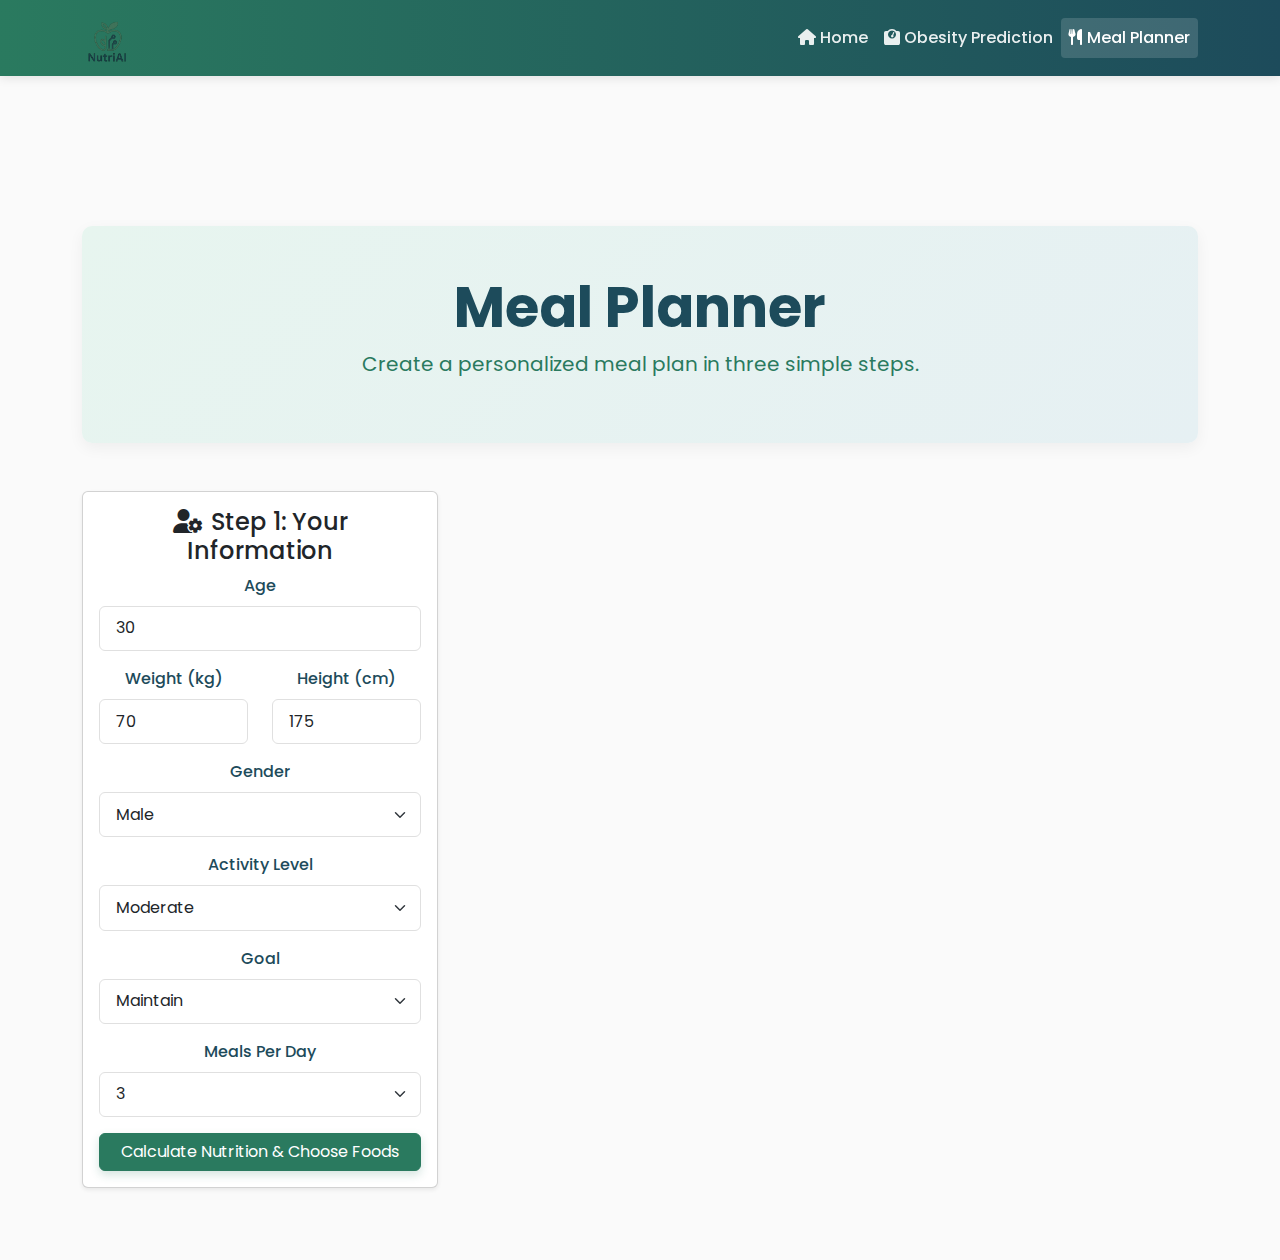
<file: diet/frontend/templates/meal_planner.html>
<!DOCTYPE html>
<html lang="en">
<head>
    <meta charset="UTF-8">
    <meta name="viewport" content="width=device-width, initial-scale=1.0">
    <title>NutriAI - Meal Planner</title>
    <!-- Google Fonts - Poppins -->
    <link href="https://fonts.googleapis.com/css2?family=Poppins:wght@300;400;500;600;700&display=swap" rel="stylesheet">
    <!-- Bootstrap CSS -->
    <link href="https://cdn.jsdelivr.net/npm/bootstrap@5.3.0-alpha3/dist/css/bootstrap.min.css" rel="stylesheet">
    <!-- Font Awesome -->
    <link rel="stylesheet" href="https://cdnjs.cloudflare.com/ajax/libs/font-awesome/6.4.0/css/all.min.css">
    <!-- Custom CSS -->
    <link rel="stylesheet" href="../static/style.css">
</head>
<body>
    <!-- Navbar -->
    <nav class="navbar navbar-expand-lg navbar-dark fixed-top">
        <div class="container">
            <a class="navbar-brand" href="/">
                <img src="../static/nutri-logo.png" alt="NutriAI Logo" height="50" class="d-inline-block align-top">
            </a>
            <button class="navbar-toggler" type="button" data-bs-toggle="collapse" data-bs-target="#navbarNav" 
                    aria-controls="navbarNav" aria-expanded="false" aria-label="Toggle navigation">
                <span class="navbar-toggler-icon"></span>
            </button>
            <div class="collapse navbar-collapse" id="navbarNav">
                <ul class="navbar-nav ms-auto">
                    <li class="nav-item">
                        <a class="nav-link" href="/"><i class="fas fa-home me-1"></i>Home</a>
                    </li>
                    <li class="nav-item">
                        <a class="nav-link" href="/obesity-prediction"><i class="fas fa-weight-scale me-1"></i>Obesity Prediction</a>
                    </li>
                    <li class="nav-item">
                        <a class="nav-link active" href="/meal-planner"><i class="fas fa-utensils me-1"></i>Meal Planner</a>
                    </li>
                </ul>
            </div>
        </div>
    </nav>

    <!-- Main Content -->
    <div class="container my-5 pt-5">
        <div class="page-header text-center py-5 mb-5">
            <h1 class="display-4 fw-bold">Meal Planner</h1>
            <p class="lead">Create a personalized meal plan in three simple steps.</p>
        </div>

        <div class="row">
            <div class="col-lg-4">
                <div class="card shadow-sm mb-4">
                    <div class="card-body">
                        <h4 class="card-title"><i class="fas fa-user-cog me-2"></i>Step 1: Your Information</h4>
                        <form id="nutrition-form">
                            <!-- Age -->
                            <div class="mb-3">
                                <label for="age" class="form-label">Age</label>
                                <input type="number" class="form-control" id="age" value="30" required>
                            </div>
                            <!-- Weight & Height -->
                            <div class="row mb-3">
                                <div class="col">
                                    <label for="weight" class="form-label">Weight (kg)</label>
                                    <input type="number" class="form-control" id="weight" value="70" required>
                                </div>
                                <div class="col">
                                    <label for="height" class="form-label">Height (cm)</label>
                                    <input type="number" class="form-control" id="height" value="175" required>
                                </div>
                            </div>
                            <!-- Gender -->
                            <div class="mb-3">
                                <label for="gender" class="form-label">Gender</label>
                                <select class="form-select" id="gender">
                                    <option value="male">Male</option>
                                    <option value="female">Female</option>
                                </select>
                            </div>
                            <!-- Activity Level -->
                            <div class="mb-3">
                                <label for="activity" class="form-label">Activity Level</label>
                                <select class="form-select" id="activity">
                                    <option value="sedentary">Sedentary</option>
                                    <option value="light">Light</option>
                                    <option value="moderate" selected>Moderate</option>
                                    <option value="active">Active</option>
                                    <option value="very_active">Very Active</option>
                                </select>
                            </div>
                            <!-- Goal -->
                            <div class="mb-3">
                                <label for="goal" class="form-label">Goal</label>
                                <select class="form-select" id="goal">
                                    <option value="cut">Weight Loss</option>
                                    <option value="maintain" selected>Maintain</option>
                                    <option value="bulk">Weight Gain</option>
                                </select>
                            </div>
                            <!-- Meals Per Day -->
                            <div class="mb-3">
                                <label for="num-meals" class="form-label">Meals Per Day</label>
                                <select class="form-select" id="num-meals">
                                    <option value="3" selected>3</option>
                                    <option value="4">4</option>
                                    <option value="5">5</option>
                                </select>
                            </div>
                            <button type="submit" class="btn btn-primary w-100">Calculate Nutrition & Choose Foods</button>
                        </form>
                    </div>
                </div>
            </div>

            <!-- Food Selection -->
            <div class="col-lg-8">
                <!-- Nutrition Summary (initially hidden) -->
                <div id="nutrition-summary-section" class="card shadow-sm mb-4" style="display:none;">
                    <div class="card-body">
                        <h4 class="card-title"><i class="fas fa-chart-pie me-2"></i>Your Nutrition Targets</h4>
                        <div class="row">
                            <div class="col-md-6">
                                <h5 class="text-primary mb-3">Daily Targets</h5>
                                <div class="row text-center">
                                    <div class="col-6 mb-3">
                                        <div class="card border-0 bg-light">
                                            <div class="card-body p-3">
                                                <h3 class="text-primary mb-1" id="daily-calories">0</h3>
                                                <small class="text-muted">Calories</small>
                                            </div>
                                        </div>
                                    </div>
                                    <div class="col-6 mb-3">
                                        <div class="card border-0 bg-light">
                                            <div class="card-body p-3">
                                                <h3 class="text-success mb-1" id="daily-protein">0g</h3>
                                                <small class="text-muted">Protein</small>
                                            </div>
                                        </div>
                                    </div>
                                </div>
                                <div class="row text-center">
                                    <div class="col-6 mb-3">
                                        <div class="card border-0 bg-light">
                                            <div class="card-body p-3">
                                                <h3 class="text-warning mb-1" id="daily-carbs">0g</h3>
                                                <small class="text-muted">Carbs</small>
                                            </div>
                                        </div>
                                    </div>
                                    <div class="col-6 mb-3">
                                        <div class="card border-0 bg-light">
                                            <div class="card-body p-3">
                                                <h3 class="text-info mb-1" id="daily-fat">0g</h3>
                                                <small class="text-muted">Fat</small>
                                            </div>
                                        </div>
                                    </div>
                                </div>
                            </div>
                            <div class="col-md-6">
                                <h5 class="text-success mb-3">Per Meal Targets</h5>
                                <div class="table-responsive">
                                    <table class="table table-sm">
                                        <thead>
                                            <tr>
                                                <th>Nutrient</th>
                                                <th class="text-end">Target</th>
                                            </tr>
                                        </thead>
                                        <tbody>
                                            <tr>
                                                <td>Calories</td>
                                                <td class="text-end" id="meal-calories">0</td>
                                            </tr>
                                            <tr>
                                                <td>Protein</td>
                                                <td class="text-end" id="meal-protein">0g</td>
                                            </tr>
                                            <tr>
                                                <td>Carbohydrates</td>
                                                <td class="text-end" id="meal-carbs">0g</td>
                                            </tr>
                                            <tr>
                                                <td>Fat</td>
                                                <td class="text-end" id="meal-fat">0g</td>
                                            </tr>
                                        </tbody>
                                    </table>
                                </div>
                                <div class="alert alert-info">
                                    <i class="fas fa-info-circle me-2"></i>
                                    <strong id="meals-count">3</strong> meals per day
                                </div>
                            </div>
                        </div>
                    </div>
                </div>

                <div id="food-selection-section" class="card shadow-sm" style="display:none;">
                    <div class="card-body">
                        <h4 class="card-title"><i class="fas fa-utensils me-2"></i>Step 2: Choose Your Favorite Foods</h4>
                        
                        <!-- Search and Filter -->
                        <div class="row mb-3">
                            <div class="col-md-8">
                                <input type="text" id="food-search" class="form-control" placeholder="Search for foods...">
                            </div>
                            <div class="col-md-4">
                                <select id="category-filter" class="form-select">
                                    <option value="">All Categories</option>
                                </select>
                            </div>
                        </div>
                        
                        <!-- Selection Summary -->
                        <div class="alert alert-info mb-3" id="selection-summary" style="display:none;">
                            <i class="fas fa-info-circle me-2"></i>
                            <span id="selected-count">0</span> foods selected
                        </div>
                        
                        <!-- Food List -->
                        <div id="food-list" style="height: 400px; overflow-y: auto; border: 1px solid #dee2e6; border-radius: 0.375rem; padding: 10px;">
                            <!-- Foods will be loaded here -->
                        </div>
                        
                        <div class="mt-3">
                            <button id="generate-plan-btn" class="btn btn-success w-100">
                                <i class="fas fa-magic me-2"></i>Step 3: Generate My Meal Plan
                            </button>
                        </div>
                    </div>
                </div>
            </div>
        </div>
    </div>

    <!-- Bootstrap JavaScript -->
    <script src="https://cdn.jsdelivr.net/npm/bootstrap@5.3.0-alpha3/dist/js/bootstrap.bundle.min.js"></script>
    
    <script>
        // Clear form and hide sections on page load/refresh
        document.addEventListener('DOMContentLoaded', function() {
            // Clear the form
            document.getElementById('nutrition-form').reset();
            
            // Hide nutrition summary and food selection sections
            document.getElementById('nutrition-summary-section').style.display = 'none';
            document.getElementById('food-selection-section').style.display = 'none';
            
            // Clear any stored data
            sessionStorage.removeItem('mealPlan');
        });

        // Store nutrition data globally to be accessible by the meal plan generator
        window.nutritionData = {};

        // Handle nutrition form submission
        document.getElementById('nutrition-form').addEventListener('submit', async function(e) {
            e.preventDefault();
            
            const formData = {
                age: document.getElementById('age').value,
                weight: document.getElementById('weight').value,
                height: document.getElementById('height').value,
                gender: document.getElementById('gender').value,
                activity: document.getElementById('activity').value,
                goal: document.getElementById('goal').value,
                meals: document.getElementById('num-meals').value
            };

            try {
                // First, get the nutrition calculation
                const nutritionResponse = await fetch('/api/calculate-nutrition', {
                    method: 'POST',
                    headers: { 'Content-Type': 'application/json' },
                    body: JSON.stringify(formData)
                });
                const nutritionResult = await nutritionResponse.json();
                
                if (nutritionResponse.ok) {
                    window.nutritionData = nutritionResult; // Store for later
                    
                    // Display nutrition summary
                    displayNutritionSummary(nutritionResult);
                    
                    // Then, get all foods
                    const foodsResponse = await fetch('/api/get-all-foods');
                    const foodsResult = await foodsResponse.json();

                    if (foodsResponse.ok) {
                        const foodList = document.getElementById('food-list');
                        foodList.innerHTML = ''; // Clear previous list
                        
                        // Get unique categories for filter
                        const categories = [...new Set(foodsResult.foods.map(food => food.category))].sort();
                        const categoryFilter = document.getElementById('category-filter');
                        categoryFilter.innerHTML = '<option value="">All Categories</option>';
                        categories.forEach(category => {
                            categoryFilter.innerHTML += `<option value="${category}">${category}</option>`;
                        });
                        
                        // Create food items with better styling
                        foodsResult.foods.forEach(food => {
                            const div = document.createElement('div');
                            div.className = 'food-item mb-2 p-2 border rounded';
                            div.style.cursor = 'pointer';
                            div.style.transition = 'all 0.2s ease';
                            div.style.backgroundColor = '#f8f9fa';
                            
                            div.innerHTML = `
                                <div class="d-flex align-items-center">
                                    <div class="form-check me-3">
                                        <input class="form-check-input" type="checkbox" value="${food.food}" id="food-${food.food.replace(/\s+/g, '-').replace(/[^a-zA-Z0-9-]/g, '')}">
                                    </div>
                                    <div class="flex-grow-1">
                                        <div class="d-flex justify-content-between align-items-start">
                                            <div>
                                                <h6 class="mb-1">${food.food}</h6>
                                                <span class="badge bg-primary me-1">${food.category}</span>
                                            </div>
                                            <div class="text-end">
                                                <small class="text-muted">
                                                    <strong>${food.calories}</strong> cal<br>
                                                    P: ${food.protein}g | C: ${food.carbs}g | F: ${food.fat}g
                                                </small>
                                            </div>
                                        </div>
                                    </div>
                                </div>
                            `;
                            
                            // Add hover effect
                            div.addEventListener('mouseenter', function() {
                                this.style.backgroundColor = '#e9ecef';
                                this.style.transform = 'translateY(-1px)';
                            });
                            
                            div.addEventListener('mouseleave', function() {
                                this.style.backgroundColor = '#f8f9fa';
                                this.style.transform = 'translateY(0)';
                            });
                            
                            // Make entire item clickable
                            div.addEventListener('click', function(e) {
                                if (e.target.type !== 'checkbox') {
                                    const checkbox = this.querySelector('input[type="checkbox"]');
                                    checkbox.checked = !checkbox.checked;
                                    updateSelectionCount();
                                }
                            });
                            
                            foodList.appendChild(div);
                        });

                        document.getElementById('food-selection-section').style.display = 'block';
                        updateSelectionCount();
                    } else {
                        alert('Error fetching food list: ' + foodsResult.error);
                    }
                } else {
                    alert('Error calculating nutrition: ' + nutritionResult.error);
                }
            } catch (error) {
                console.error('Error:', error);
                alert('An error occurred. Please try again.');
            }
        });

        // Handle food search
        document.getElementById('food-search').addEventListener('input', function() {
            filterFoods();
        });

        // Handle category filter
        document.getElementById('category-filter').addEventListener('change', function() {
            filterFoods();
        });

        // Function to filter foods
        function filterFoods() {
            const searchFilter = document.getElementById('food-search').value.toLowerCase();
            const categoryFilter = document.getElementById('category-filter').value;
            const foodItems = document.querySelectorAll('#food-list .food-item');
            
            foodItems.forEach(item => {
                const foodName = item.querySelector('h6').textContent.toLowerCase();
                const foodCategory = item.querySelector('.badge').textContent;
                const matchesSearch = foodName.includes(searchFilter);
                const matchesCategory = !categoryFilter || foodCategory === categoryFilter;
                
                item.style.display = matchesSearch && matchesCategory ? '' : 'none';
            });
        }

        // Function to update selection count
        function updateSelectionCount() {
            const selectedCount = document.querySelectorAll('#food-list input:checked').length;
            const summary = document.getElementById('selection-summary');
            const countSpan = document.getElementById('selected-count');
            
            countSpan.textContent = selectedCount;
            
            if (selectedCount > 0) {
                summary.style.display = 'block';
            } else {
                summary.style.display = 'none';
            }
        }

        // Function to display nutrition summary
        function displayNutritionSummary(nutritionData) {
            // Daily targets
            document.getElementById('daily-calories').textContent = nutritionData.daily.calories;
            document.getElementById('daily-protein').textContent = nutritionData.daily.protein + 'g';
            document.getElementById('daily-carbs').textContent = nutritionData.daily.carbs + 'g';
            document.getElementById('daily-fat').textContent = nutritionData.daily.fat + 'g';
            
            // Per meal targets
            document.getElementById('meal-calories').textContent = nutritionData.per_meal.calories;
            document.getElementById('meal-protein').textContent = nutritionData.per_meal.protein + 'g';
            document.getElementById('meal-carbs').textContent = nutritionData.per_meal.carbs + 'g';
            document.getElementById('meal-fat').textContent = nutritionData.per_meal.fat + 'g';
            
            // Meals count
            document.getElementById('meals-count').textContent = nutritionData.per_meal.meals;
            
            // Show the nutrition summary section
            document.getElementById('nutrition-summary-section').style.display = 'block';
        }

        // Handle meal plan generation
        document.getElementById('generate-plan-btn').addEventListener('click', async function() {
            const selectedFoods = Array.from(document.querySelectorAll('#food-list input:checked')).map(el => el.value);
            
            if (selectedFoods.length === 0) {
                alert('Please select at least one favorite food.');
                return;
            }

            try {
                const response = await fetch('/api/generate-custom-meal-plan', {
                    method: 'POST',
                    headers: { 'Content-Type': 'application/json' },
                    body: JSON.stringify({
                        nutrition_reqs: window.nutritionData, // Use stored data
                        favorite_foods: selectedFoods
                    })
                });
                const data = await response.json();
                if (response.ok) {
                    // Store the meal plan in session storage and redirect
                    sessionStorage.setItem('mealPlan', JSON.stringify(data.meal_plan));
                    window.location.href = '/meal-plan-result';
                } else {
                    alert('Error generating meal plan: ' + data.error);
                }
            } catch (error) {
                console.error('Error:', error);
                alert('An error occurred while generating the meal plan.');
            }
        });
    </script>
</body>
</html>
</file>
<file: diet/frontend/static/style.css>
:root {
    /* Colors from logo */
    --primary-green: #2a7a5f;
    --primary-teal: #1d4b5b;
    --secondary-green: #3c9e7a;
    --light-green: #e7f5ef;
    --dark-teal: #143641;
    --light-teal: #e6f0f3;
}

body {
    padding-top: 80px;
    min-height: 100vh;
    display: flex;
    flex-direction: column;
    font-family: 'Poppins', sans-serif;
    background-color: #fafafa;
    text-align: center;
    margin-top: 50px;
}

h1 {
    color: #333;
}

/* Navbar styling */
.navbar {
    box-shadow: 0 2px 10px rgba(0,0,0,0.1);
    background: linear-gradient(to right, var(--primary-green), var(--primary-teal));
}

.navbar-brand img {
    transition: transform 0.3s;
}

.navbar-brand:hover img {
    transform: scale(1.05);
}

.navbar .nav-link {
    color: rgba(255, 255, 255, 0.9) !important;
    font-weight: 500;
    padding: 0.5rem 1rem;
    border-radius: 4px;
    transition: all 0.3s;
}

.navbar .nav-link:hover {
    color: white !important;
    background-color: rgba(255, 255, 255, 0.1);
}

.navbar .nav-link.active {
    color: white !important;
    background-color: rgba(255, 255, 255, 0.15);
}

/* Header styling */
.page-header {
    background: linear-gradient(135deg, var(--light-green), var(--light-teal));
    padding: 40px 0;
    border-radius: 10px;
    box-shadow: 0 5px 15px rgba(0,0,0,0.05);
    margin-bottom: 40px;
}

.page-header h1 {
    color: var(--primary-teal);
    font-weight: 600;
}

.page-header .lead {
    color: var(--primary-green);
    font-weight: 400;
}

/* Form styling */
.form-section {
    background-color: white;
    border-radius: 10px;
    padding: 30px;
    box-shadow: 0 0 20px rgba(0,0,0,0.08);
    margin-bottom: 40px;
}

.section-title {
    color: var(--primary-teal);
    font-weight: 600;
    border-bottom: 2px solid var(--light-green);
    padding-bottom: 10px;
    margin-bottom: 20px;
}

.form-label {
    color: var(--primary-teal);
    font-weight: 500;
}

.form-control, .form-select {
    border: 1px solid #e0e0e0;
    border-radius: 6px;
    transition: all 0.3s;
    padding: 0.6rem 1rem;
}

.form-control:focus, .form-select:focus {
    border-color: var(--secondary-green);
    box-shadow: 0 0 0 0.2rem rgba(42, 122, 95, 0.2);
}

.btn-primary {
    background-color: var(--primary-green);
    border-color: var(--primary-green);
    box-shadow: 0 4px 10px rgba(42, 122, 95, 0.2);
    transition: all 0.3s;
}

.btn-primary:hover {
    background-color: var(--secondary-green);
    border-color: var(--secondary-green);
    transform: translateY(-2px);
    box-shadow: 0 6px 12px rgba(42, 122, 95, 0.3);
}

.btn-primary:active {
    transform: translateY(0);
}

/* Results section */
.result-container {
    padding: 25px;
    border-radius: 10px;
    background-color: white;
    margin-top: 20px;
    box-shadow: 0 0 20px rgba(0,0,0,0.08);
}

.alert-success {
    background-color: var(--light-green);
    border-color: var(--secondary-green);
    color: var(--primary-green);
}

.alert-success h4 {
    color: var(--primary-green);
}

.alert-danger {
    background-color: #ffefef;
    border-color: #f5c6c6;
}

/* Footer styling */
footer {
    margin-top: auto;
    padding: 40px 0 20px;
    background: linear-gradient(to right, var(--primary-teal), var(--primary-green));
    color: white;
}

footer h5 {
    font-weight: 600;
    margin-bottom: 20px;
    border-bottom: 2px solid rgba(255, 255, 255, 0.1);
    padding-bottom: 10px;
}

footer a {
    color: rgba(255, 255, 255, 0.8);
    text-decoration: none;
    transition: color 0.3s;
}

footer a:hover {
    color: white;
    text-decoration: none;
}

footer .text-muted {
    color: rgba(255, 255, 255, 0.6) !important;
}

/* Animation for results */
@keyframes fadeIn {
    from {
        opacity: 0;
        transform: translateY(10px);
    }
    to {
        opacity: 1;
        transform: translateY(0);
    }
}

.fade-in {
    animation: fadeIn 0.5s ease-in-out forwards;
}

/* Card Styling */
.info-card {
    border: none;
    border-radius: 10px;
    box-shadow: 0 5px 15px rgba(0,0,0,0.05);
    transition: all 0.3s ease;
    overflow: hidden;
}

.info-card:hover {
    transform: translateY(-5px);
    box-shadow: 0 8px 20px rgba(0,0,0,0.1);
}

.info-card .card-body {
    padding: 25px;
}

.info-card .card-title {
    color: var(--primary-teal);
    font-weight: 600;
}

.info-card-icon {
    background-color: var(--light-green);
    color: var(--primary-green);
    width: 60px;
    height: 60px;
    border-radius: 50%;
    display: flex;
    align-items: center;
    justify-content: center;
    font-size: 24px;
    margin-bottom: 20px;
}

/* Form group spacing */
.form-group {
    margin-bottom: 20px;
}

/* Additional styles for the meal planner page */

/* Meal containers */
.meal-container {
    border-left: 4px solid var(--primary-green);
    padding-left: 15px;
    position: relative;
}

.meal-container::before {
    content: '';
    position: absolute;
    top: 0;
    left: -4px;
    width: 4px;
    height: 30px;
    background-color: var(--primary-green);
}

/* Food suggestion tables */
.food-suggestions {
    background-color: #f9f9f9;
    border-color: #e9e9e9 !important;
    max-height: 300px;
    overflow-y: auto;
}

.food-suggestions table {
    font-size: 0.9rem;
}

.food-suggestions table thead {
    position: sticky;
    top: 0;
    background-color: #f9f9f9;
    z-index: 1;
}

/* Selected foods */
.selected-foods {
    background-color: var(--light-green);
    padding: 10px;
    border-radius: 5px;
}

.selected-foods table {
    font-size: 0.9rem;
    margin-bottom: 0;
}

/* Meal totals */
.meal-totals {
    font-weight: 500;
}

/* Buttons */
.add-food, .remove-food {
    padding: 0.1rem 0.3rem;
    font-size: 0.7rem;
}

/* Nutrition summary cards */
#nutritionSummary .card {
    transition: transform 0.3s;
}

#nutritionSummary .card:hover {
    transform: translateY(-5px);
}

/* Progress bars */
.progress {
    overflow: visible;
    margin-bottom: 20px;
    box-shadow: 0 0 10px rgba(0,0,0,0.05);
}

/* Responsive design for mobile */
@media (max-width: 768px) {
    .page-header {
        padding: 20px 0;
    }
    
    .form-section {
        padding: 15px;
    }
    
    .meal-container {
        margin-bottom: 30px;
    }
}
</file>
